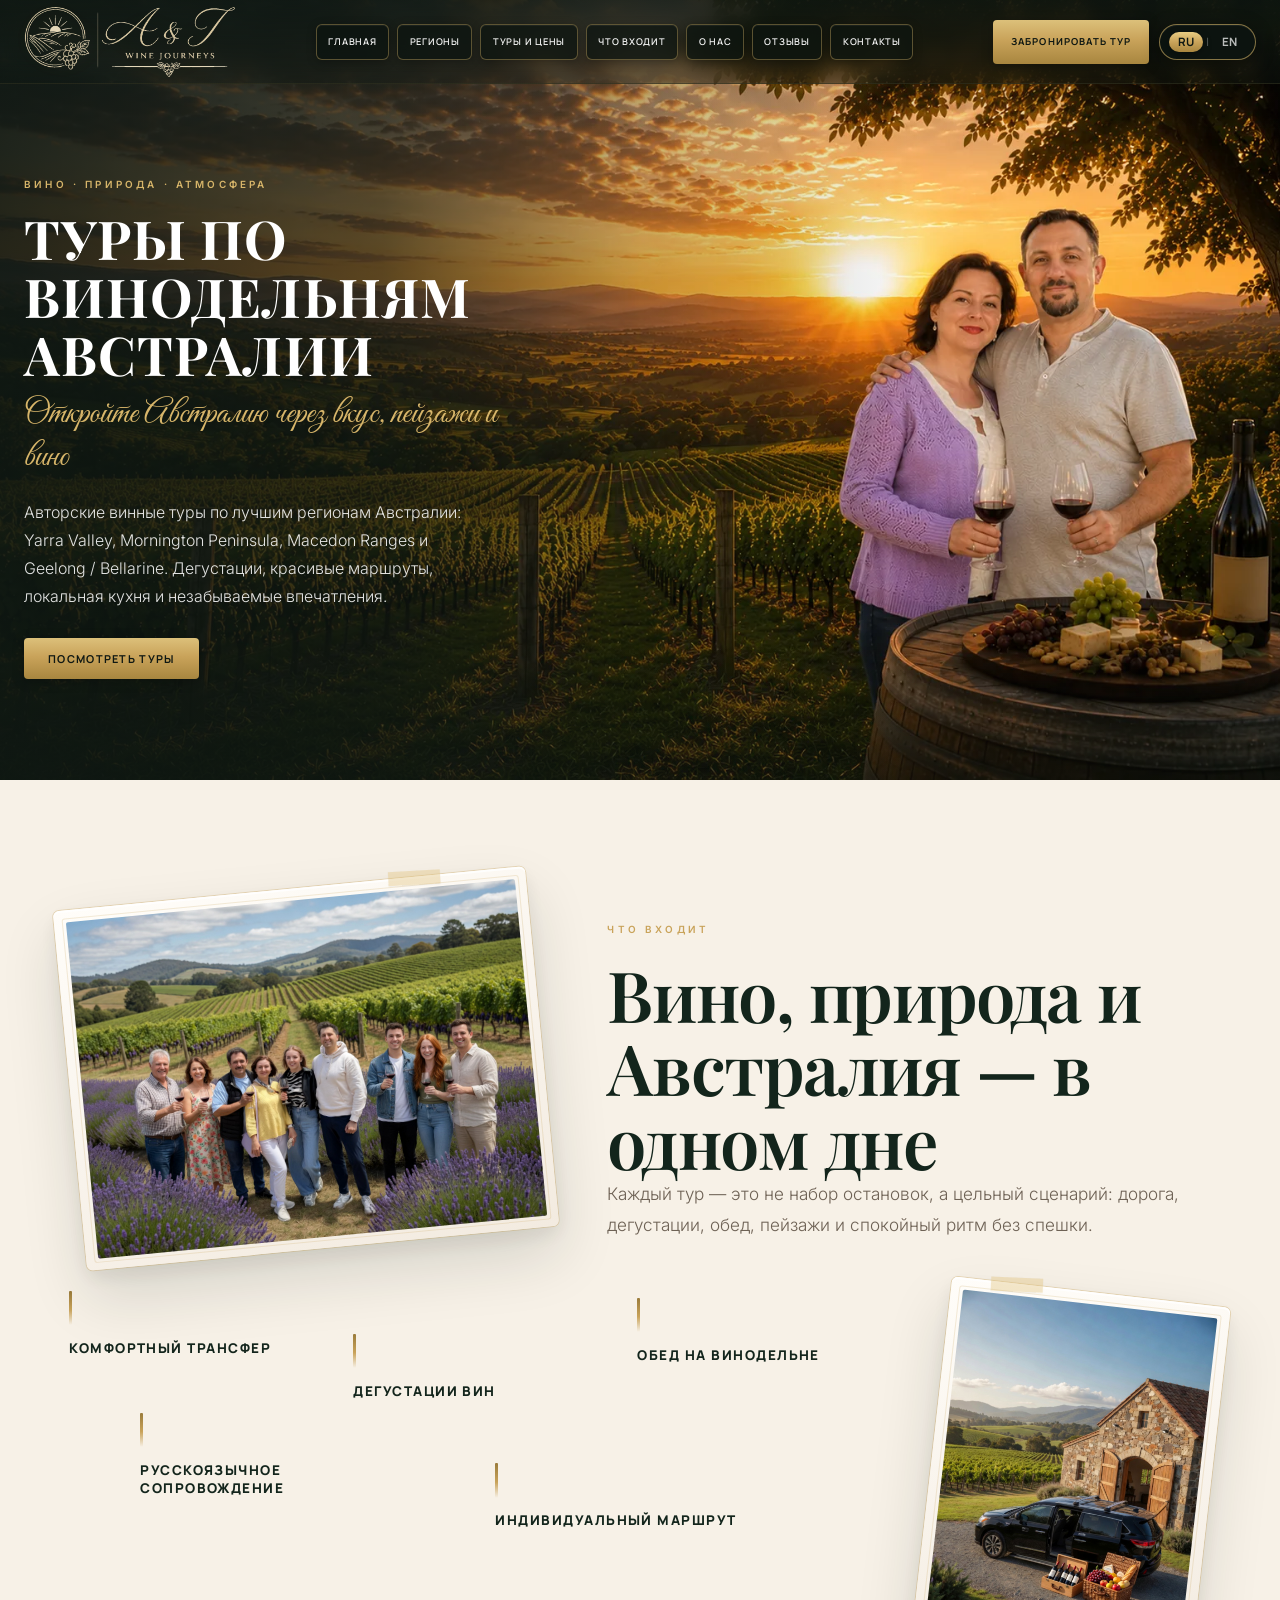
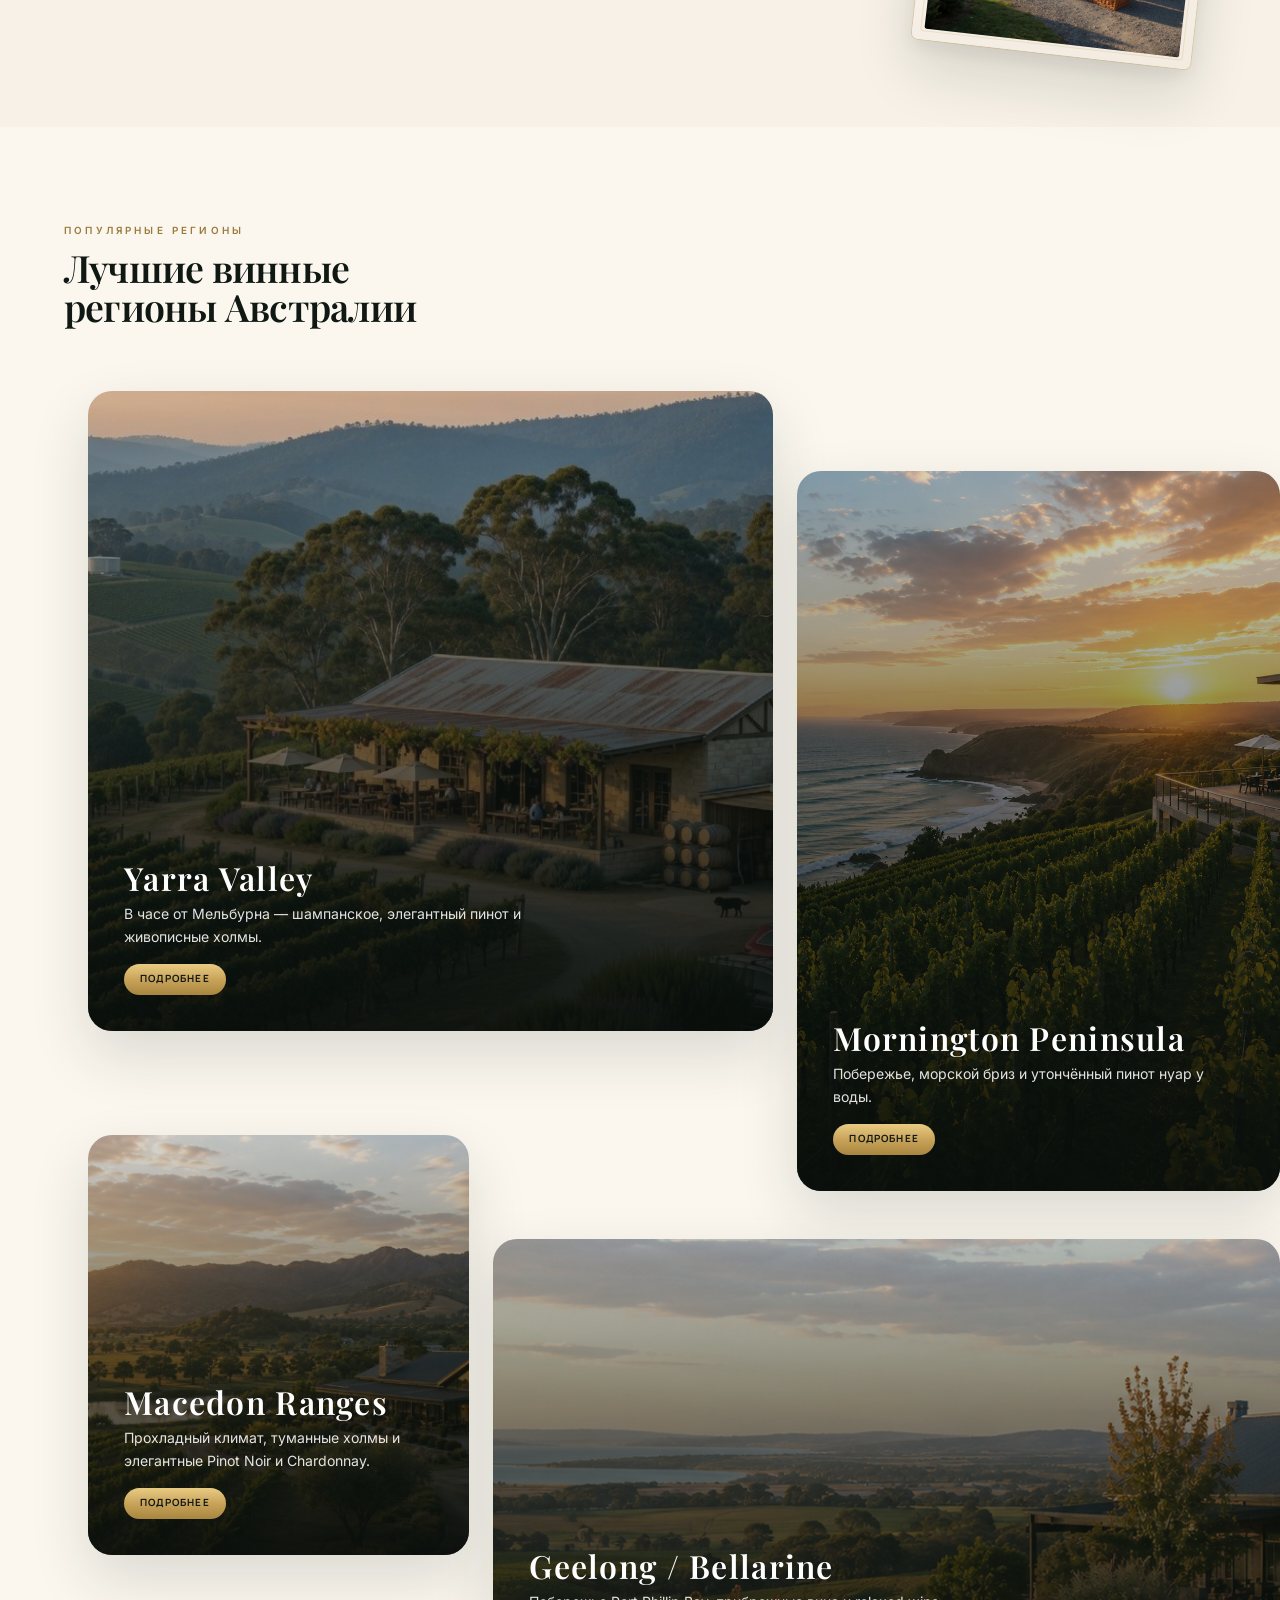
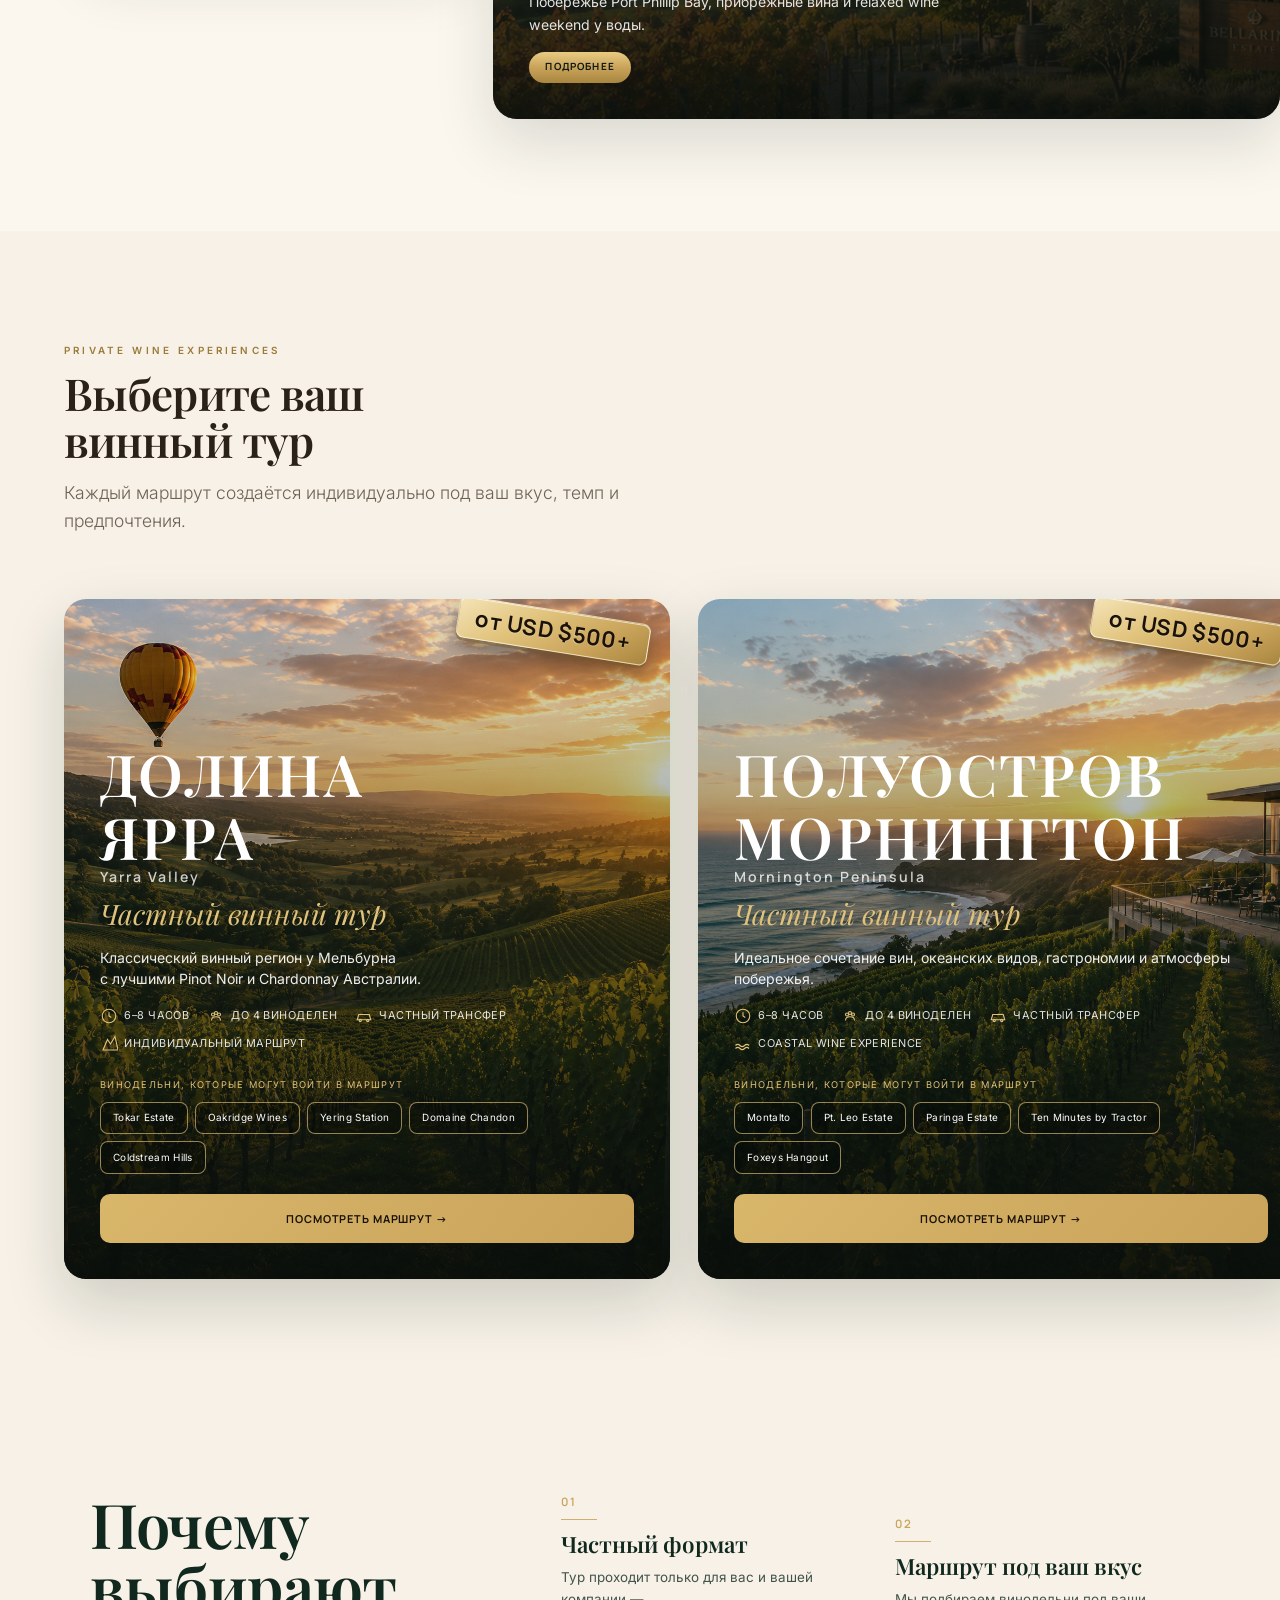
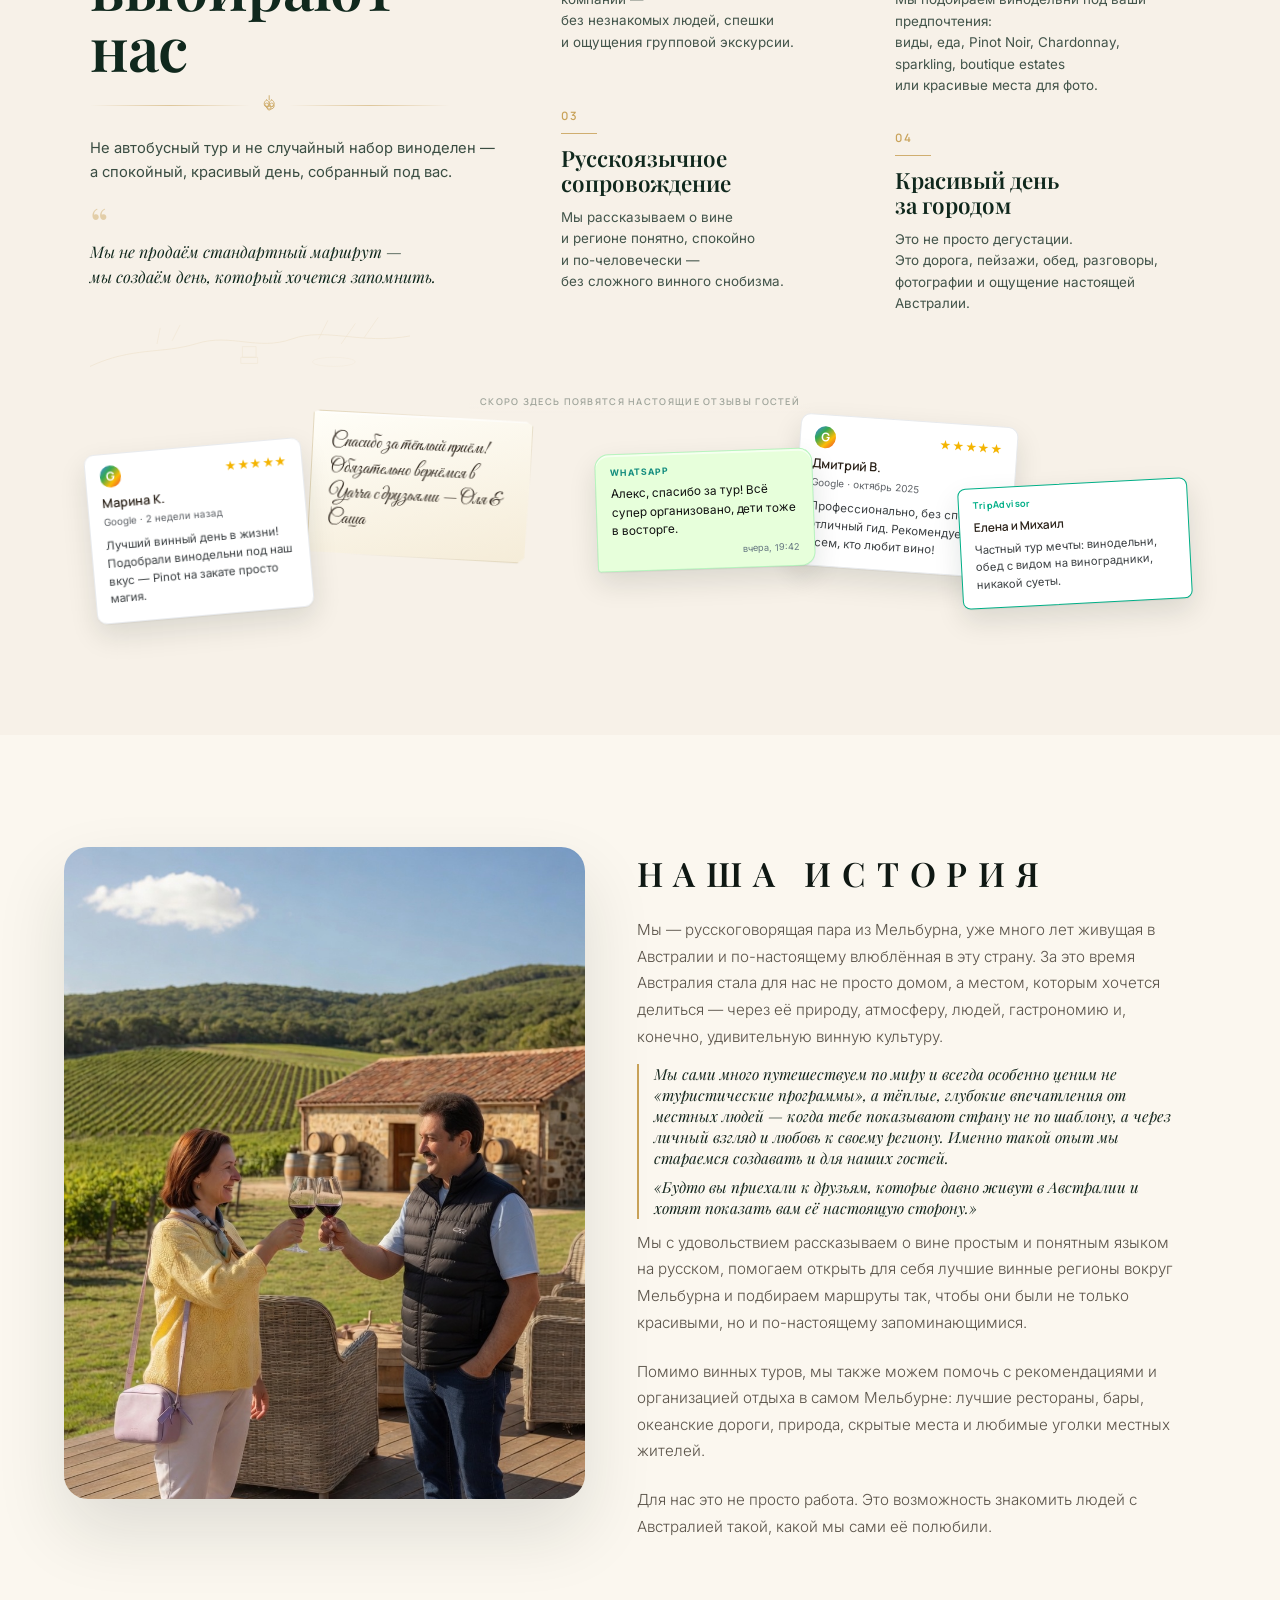
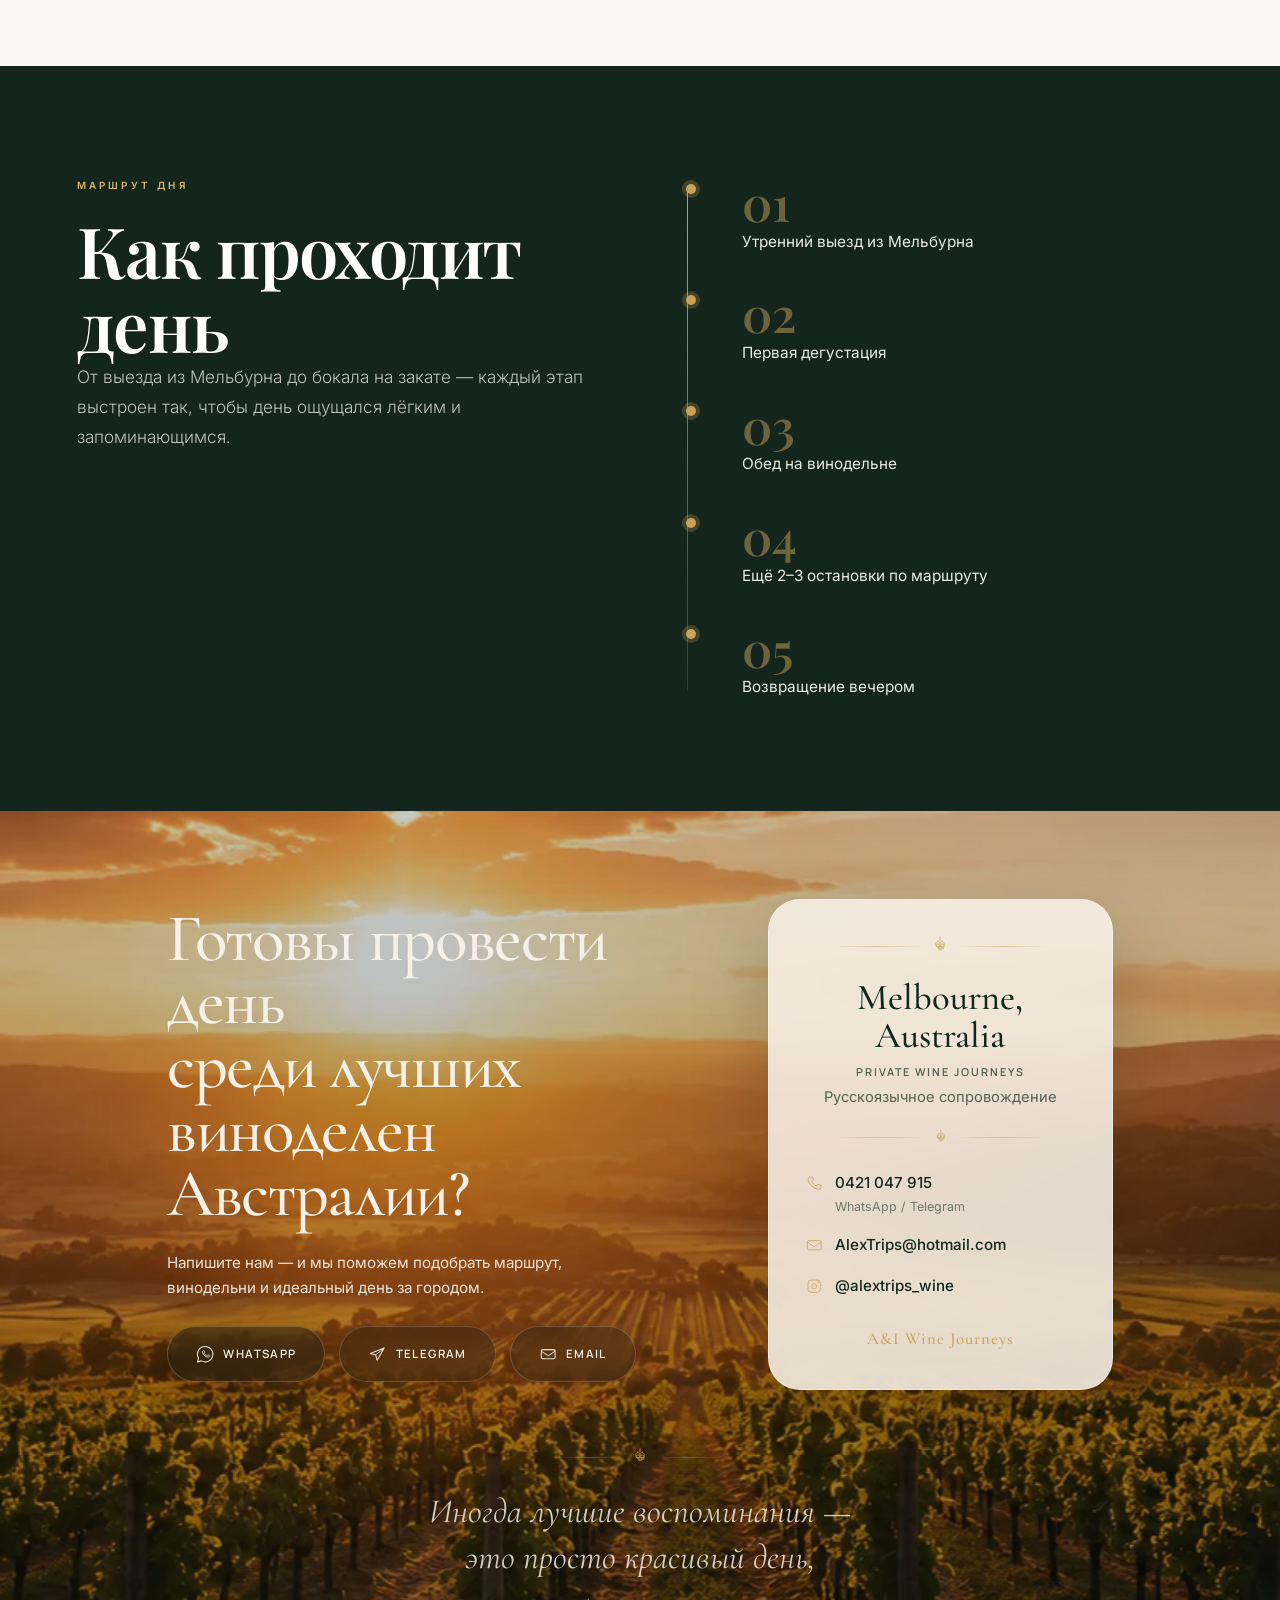
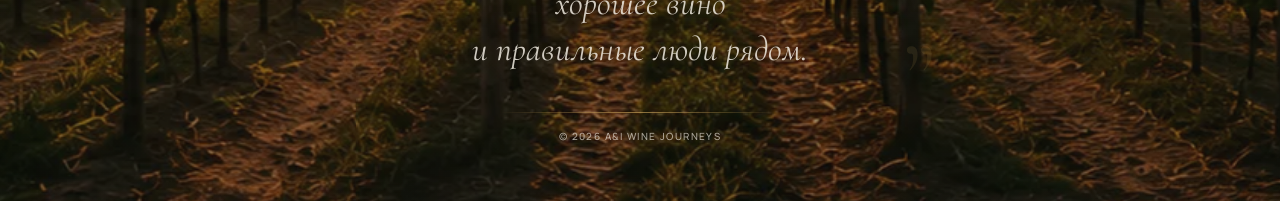
<file: WineJourneys/index.html>
<!DOCTYPE html>
<html lang="ru">
<head>
<meta charset="UTF-8">
<meta name="viewport" content="width=device-width, initial-scale=1.0">
<meta name="description" content="Alex Trips Wine Tours — авторские винные туры по винодельням Австралии. Русскоязычное сопровождение из Мельбурна.">
<meta property="og:title" content="Alex Trips Wine Tours">
<meta property="og:image" content="img/hero-bg.png?v=2">
<title>Alex Trips Wine Tours — Туры по винодельням Австралии</title>
<link rel="icon" href="data:image/svg+xml,<svg xmlns='http://www.w3.org/2000/svg' viewBox='0 0 32 32'><circle cx='16' cy='16' r='15' fill='%2313251C'/><path d='M11 22c0-3 1.2-6 5-7.5 0 2 .8 4 1.8 5.5-1.2.6-2.5.6-4 1.2 1.2-2 2.5-3.5 4.5-3.8-1 1.2-1.8 2.5-1.8 4.3zm10 0c0-3-1.2-6-5-7.5 0 2-.8 4-1.8 5.5 1.2.6 2.5.6 4 1.2-1.2-2-2.5-3.5-4.5-3.8 1 1.2 1.8 2.5 1.8 4.3z' fill='%23C9A35A'/></svg>">
<link rel="preconnect" href="https://fonts.googleapis.com">
<link rel="preconnect" href="https://fonts.gstatic.com" crossorigin>
<link href="https://fonts.googleapis.com/css2?family=Cormorant+Garamond:ital,wght@0,400;0,500;0,600;1,400;1,500&family=Great+Vibes&family=Inter:wght@300;400;500;600&family=Manrope:wght@500;600;700&family=Playfair+Display:ital,wght@0,600;0,700;1,500;1,600&display=swap" rel="stylesheet">
<style>
*,*::before,*::after{box-sizing:border-box;margin:0;padding:0}
:root{
  --g900:#0f1813;--g850:#1a2e22;--g800:#243a2c;
  --gold:#C9A35A;--gold-hi:#D8B66A;--gold-dk:#9A7B3A;
  --cream:#F7F1E7;--card:#FFFDF9;--white:#fff;
  --text:#1a1612;--muted:#5a5349;
  --nav-h:84px;--max:1180px;--wide:min(1360px,calc(100vw - 2.5rem));--tours-max:min(1480px,calc(100vw - 2.5rem));--radius:12px;
  --dark-green:#13251C;--deep-green:#1F3A2D;--light-gold:#E0C27A;--soft-cream:#FBF7EF;--text-dark:#2A2118;--text-muted:#6E6255;
}
html{scroll-behavior:smooth}
[id]{scroll-margin-top:calc(var(--nav-h) + 12px)}
body{font-family:Inter,system-ui,sans-serif;color:var(--text);background:var(--cream);line-height:1.6;-webkit-font-smoothing:antialiased}
img{display:block;max-width:100%}
a{color:inherit;text-decoration:none}
button{font:inherit;cursor:pointer;border:none;background:none}
.container{max-width:var(--max);margin:0 auto;padding:0 1.25rem}
.eyebrow{font-size:.62rem;font-weight:600;letter-spacing:.32em;text-transform:uppercase;color:var(--gold)}

/* Buttons */
.btn{display:inline-flex;align-items:center;justify-content:center;padding:.75rem 1.5rem;border-radius:4px;font-family:Manrope,sans-serif;font-size:.68rem;font-weight:700;letter-spacing:.12em;text-transform:uppercase;transition:filter .25s,transform .25s}
.btn-gold{background:linear-gradient(180deg,#dcc07a 0%,var(--gold) 45%,#a8863f 100%);color:var(--g900);box-shadow:0 2px 12px rgba(0,0,0,.25)}
.btn-gold:hover{filter:brightness(1.06);transform:translateY(-1px)}
.btn-outline{border:1.5px solid var(--gold);color:var(--gold-dk);background:transparent;padding:.5rem 1rem;font-size:.6rem}
.btn-outline:hover{background:rgba(201,163,90,.1)}
.btn-chat{background:linear-gradient(180deg,#dcc07a,var(--gold),#a8863f);color:var(--g900);padding:1rem 2rem;font-size:.72rem;gap:.5rem}

/* Header */
.site-header{
  position:fixed;inset:0 0 auto;z-index:100;height:var(--nav-h);
  transition:box-shadow .3s ease
}
.site-header::before{
  content:'';
  position:absolute;inset:0;
  background:linear-gradient(180deg,rgba(15,24,19,.72) 0%,rgba(15,24,19,.38) 100%);
  backdrop-filter:blur(10px);-webkit-backdrop-filter:blur(10px);
  border-bottom:1px solid rgba(201,163,90,.1);
  transition:background .3s ease,backdrop-filter .3s ease,box-shadow .3s ease
}
.site-header.is-scrolled::before{
  background:rgba(15,24,19,.94);
  backdrop-filter:blur(14px);-webkit-backdrop-filter:blur(14px);
  box-shadow:0 8px 28px rgba(0,0,0,.22)
}
.site-header .bar{
  position:relative;z-index:1;
  max-width:1320px;margin:0 auto;height:100%;
  display:flex;align-items:center;justify-content:flex-start;
  padding:0 1.5rem;gap:.75rem
}
.logo{display:flex;align-items:center;color:var(--white);flex-shrink:0;background:transparent}
.logo__img{
  display:block;
  height:clamp(72px,5.2vw,82px);
  width:auto;
  max-width:min(340px,58vw);
  object-fit:contain;
  object-position:left center;
  opacity:.98;
  filter:drop-shadow(0 0 14px rgba(255,220,160,.10))
}
.site-nav--desktop{flex:1;min-width:0;display:flex;justify-content:center}
.nav{display:flex;flex-wrap:wrap;align-items:center;justify-content:center;gap:clamp(.3rem,.65vw,.5rem);list-style:none;margin:0;padding:0}
.site-header__end--desktop{display:flex;align-items:center;gap:.65rem;flex-shrink:0;margin-left:auto}
.nav a{
  display:inline-flex;align-items:center;justify-content:center;
  padding:.5rem clamp(.55rem,.9vw,.85rem);min-height:36px;
  color:rgba(255,255,255,.94);
  font-family:Manrope,sans-serif;
  font-size:clamp(.52rem,.78vw,.58rem);font-weight:600;
  letter-spacing:.08em;text-transform:uppercase;white-space:nowrap;
  background:rgba(12,20,16,.72);
  border:1px solid rgba(216,182,106,.38);
  border-radius:6px;
  backdrop-filter:blur(10px);-webkit-backdrop-filter:blur(10px);
  box-shadow:0 2px 10px rgba(0,0,0,.28),inset 0 1px 0 rgba(255,255,255,.05);
  transition:color .2s,background .2s,border-color .2s,box-shadow .2s,transform .2s
}
.nav a:hover{
  color:#fff;
  background:rgba(12,20,16,.92);
  border-color:rgba(216,182,106,.75);
  box-shadow:0 4px 14px rgba(0,0,0,.38);
  transform:translateY(-1px)
}
.nav a:focus-visible{outline:2px solid var(--gold-hi);outline-offset:2px}
.language-switcher{display:flex;align-items:center;gap:.12rem;font-family:Manrope,sans-serif}
.language-switcher--desktop{
  flex-shrink:0;
  padding:.4rem .55rem;
  background:rgba(12,20,16,.88);
  backdrop-filter:blur(12px);
  -webkit-backdrop-filter:blur(12px);
  border:1px solid rgba(216,182,106,.6);
  border-radius:999px;
  box-shadow:0 4px 18px rgba(0,0,0,.4),inset 0 1px 0 rgba(255,255,255,.06);
  font-size:.72rem;font-weight:700;letter-spacing:.12em
}
.language-switcher--desktop .lang-btn{
  color:rgba(255,255,255,.72);
  padding:.28rem .55rem;
  min-width:2.1rem;
  border-radius:999px;
  line-height:1;
  transition:color .2s,background .2s,box-shadow .2s
}
.language-switcher--desktop .lang-btn:hover{color:#fff}
.language-switcher--desktop .lang-btn.active{
  color:var(--g900);
  background:linear-gradient(180deg,#e8cc82 0%,var(--gold) 50%,#a8863f 100%);
  box-shadow:0 2px 8px rgba(0,0,0,.35);
  text-decoration:none
}
.language-switcher--desktop .lang-sep{color:rgba(255,255,255,.28);user-select:none;font-weight:500;padding:0 .05rem}
main.lang-fade{opacity:.55;transition:opacity .2s ease}
.header-cta .btn{padding:.6rem 1.1rem;font-size:.6rem;min-height:44px}
.cta-short{display:none}
.cta-long{display:inline}
.menu-btn{
  display:none;flex-shrink:0;margin-left:auto;
  width:44px;height:44px;
  border:1px solid rgba(255,255,255,.2);border-radius:8px;
  background:rgba(0,0,0,.2);
  flex-direction:column;align-items:center;justify-content:center;gap:5px
}
.menu-btn span{display:block;width:20px;height:2px;background:#fff;transition:.3s}
.menu-btn.open span:nth-child(1){transform:translateY(7px) rotate(45deg)}
.menu-btn.open span:nth-child(2){opacity:0}
.menu-btn.open span:nth-child(3){transform:translateY(-7px) rotate(-45deg)}
body.nav-open{overflow:hidden;touch-action:none}
.site-nav--mobile{position:fixed;inset:0;z-index:99}
.site-nav--mobile[hidden]{display:none!important}
.site-nav--mobile__backdrop{
  position:absolute;inset:0;border:none;padding:0;margin:0;
  background:rgba(8,12,10,.55);cursor:pointer
}
.site-nav--mobile__panel{
  position:absolute;top:var(--nav-h);left:0;right:0;bottom:0;
  overflow-y:auto;-webkit-overflow-scrolling:touch;
  padding:1rem 1.25rem 1.5rem;
  background:rgba(15,24,19,.97);
  display:flex;flex-direction:column;gap:0
}
.site-nav--mobile__close{
  align-self:flex-end;
  width:44px;height:44px;margin-bottom:.5rem;
  border:1px solid rgba(255,255,255,.2);border-radius:8px;
  background:rgba(0,0,0,.25);color:#fff;font-size:1.5rem;line-height:1
}
.site-nav--mobile__close:hover{background:rgba(201,163,90,.15);border-color:rgba(216,182,106,.5)}
.site-nav--mobile__close:focus-visible{outline:2px solid var(--gold-hi);outline-offset:2px}
.language-switcher--mobile{
  margin:0 0 1rem;padding:.5rem .65rem;
  background:rgba(255,255,255,.06);
  border:1px solid rgba(201,163,90,.35);
  border-radius:999px;width:fit-content
}
.language-switcher--mobile .lang-btn{font-size:.85rem;font-weight:700;padding:.35rem .55rem;color:rgba(255,255,255,.55);border-radius:999px}
.language-switcher--mobile .lang-btn.active{color:var(--g900);background:linear-gradient(180deg,#dcc07a,var(--gold),#a8863f);text-decoration:none}
.language-switcher--mobile .lang-sep{font-size:.85rem;color:rgba(255,255,255,.25)}
.site-nav--mobile__list{list-style:none;margin:0;padding:0}
.site-nav--mobile__list a{
  display:block;text-align:center;color:#fff;
  padding:.85rem 1rem;margin-bottom:.5rem;
  font-family:Manrope,sans-serif;font-size:.82rem;font-weight:600;
  letter-spacing:.06em;text-transform:uppercase;
  background:rgba(255,255,255,.06);
  border:1px solid rgba(201,163,90,.32);border-radius:8px;
  transition:background .2s,border-color .2s
}
.site-nav--mobile__list a:hover{background:rgba(201,163,90,.12);border-color:rgba(216,182,106,.55)}
.site-nav--mobile__list a:focus-visible{outline:2px solid var(--gold-hi);outline-offset:2px}
.site-nav--mobile__cta{margin-top:.75rem;width:100%;min-height:50px}
@media(min-width:769px){
  .site-nav--mobile{display:none!important}
  .menu-btn{display:none!important}
}
@media(max-width:768px){
  .site-nav--desktop,.site-header__end--desktop{display:none!important}
  .menu-btn{display:flex}
}

/* HERO — single user background image */
.hero{position:relative;min-height:min(88vh,780px);display:flex;align-items:stretch;overflow:hidden;background:var(--g900)}
.hero__media{
  position:absolute;
  inset:0;
  background-image:image-set(url('img/hero-bg.webp?v=2') type('image/webp'),url('img/hero-bg.png?v=2') type('image/png'));
  background-size:cover;
  background-position:58% center;
  background-repeat:no-repeat;
  pointer-events:none;
  -webkit-user-drag:none;
  user-select:none
}
.hero__shade{position:absolute;inset:0;background:
  linear-gradient(90deg,rgba(15,24,19,.88) 0%,rgba(15,24,19,.68) 30%,rgba(15,24,19,.22) 50%,transparent 72%),
  linear-gradient(0deg,rgba(15,24,19,.35) 0%,transparent 18%,transparent 82%,rgba(15,24,19,.25) 100%)}
.hero__body{position:relative;z-index:2;display:flex;align-items:center;flex:1;padding:calc(var(--nav-h) + 2rem) 1.5rem 2.5rem;width:100%;max-width:1320px;margin:0 auto}
.hero__copy{max-width:520px}
.hero__copy .eyebrow{color:var(--gold-hi);margin-bottom:1rem}
.hero__copy h1{font-family:'Playfair Display',serif;font-size:clamp(1.9rem,4.5vw,3.35rem);font-weight:700;color:#fff;line-height:1.08;letter-spacing:.02em;text-transform:uppercase;margin-bottom:.65rem}
.hero__copy .script{font-family:'Great Vibes',cursive;font-size:clamp(1.4rem,3vw,2.1rem);color:var(--gold-hi);margin-bottom:1.1rem;line-height:1.3}
.hero__copy .lead{color:rgba(255,255,255,.88);font-size:clamp(.88rem,1.35vw,1rem);font-weight:300;line-height:1.75;margin-bottom:1.75rem;max-width:460px}

/* Features bar */
.features{background:var(--g850);border-top:1px solid rgba(201,163,90,.15)}
.features__grid{max-width:var(--max);margin:0 auto;display:grid;grid-template-columns:repeat(5,1fr);gap:.75rem;padding:1.35rem 1.25rem}
.feature{display:flex;align-items:center;gap:.65rem;color:#fff}
.feature svg{width:30px;height:30px;flex-shrink:0;color:var(--gold)}
.feature span{font-size:.62rem;font-weight:500;letter-spacing:.05em;text-transform:uppercase;line-height:1.35}

/* Regions */
.regions{padding:4rem 0 4.5rem;background:var(--cream)}
.regions__head{text-align:center;margin-bottom:2.25rem;padding:0 clamp(1rem,2.5vw,1.5rem);max-width:var(--wide);margin-left:auto;margin-right:auto}
.regions__head .eyebrow{color:var(--gold-dk);margin-bottom:.55rem}
.regions__head h2{font-family:'Playfair Display',serif;font-size:clamp(1.65rem,3.2vw,2.35rem);font-weight:600;color:var(--g900)}
.regions__grid{display:grid;grid-template-columns:repeat(4,1fr);gap:clamp(1rem,1.8vw,1.5rem);width:var(--wide);max-width:100%;margin:0 auto;padding:0 clamp(1rem,2.5vw,1.5rem)}
.card{background:var(--card);border-radius:var(--radius);overflow:hidden;box-shadow:0 4px 20px rgba(0,0,0,.06);border:1px solid rgba(0,0,0,.04);display:flex;flex-direction:column;transition:transform .3s,box-shadow .3s;min-width:0}
.card:hover{transform:translateY(-5px);box-shadow:0 12px 36px rgba(0,0,0,.1)}
.card__img{aspect-ratio:3/4;overflow:hidden;background:var(--g850)}
.card__img img{width:100%;height:100%;object-fit:cover;object-position:center}
.card__body{padding:1rem .85rem 1.1rem;text-align:center;flex:1;display:flex;flex-direction:column}
.card__body h3{font-family:'Playfair Display',serif;font-size:clamp(.78rem,1.1vw,.95rem);font-weight:600;letter-spacing:.06em;text-transform:uppercase;color:var(--g900);margin-bottom:.4rem}
.card__body p{font-size:clamp(.7rem,.95vw,.8rem);color:var(--muted);line-height:1.5;margin-bottom:.7rem;flex:1}
.card__more{font-size:.7rem;color:var(--muted);max-height:0;overflow:hidden;transition:max-height .45s ease;text-align:left}
.card__more p{margin-bottom:.65rem}
.card__more p:last-child{margin-bottom:0}
.card__more a{color:var(--gold-dk);text-decoration:underline;text-underline-offset:2px}
.card__more a:hover{color:var(--gold)}
.card.is-open .card__more{max-height:2000px;margin-bottom:.6rem;padding-top:.4rem;border-top:1px solid #eee}
.card.is-open > .card__body > .card__more,
.card.is-open .card__body .card__more{overflow:visible}
.card .btn-outline{align-self:center}

/* Tours catalog */
.tours{padding:5.5rem 0;background:var(--cream);position:relative}
.tours::before,.tours::after{content:'';position:absolute;width:min(280px,35vw);height:min(280px,35vw);opacity:.12;background:url("data:image/svg+xml,%3Csvg xmlns='http://www.w3.org/2000/svg' viewBox='0 0 120 120'%3E%3Cpath fill='none' stroke='%23C9A35A' stroke-width='1' d='M60 8c-8 20-28 32-28 52 0 14 12 26 28 26s28-12 28-26c0-20-20-32-28-52z'/%3E%3C/svg%3E") center/contain no-repeat;pointer-events:none}
.tours::before{top:1rem;left:1rem}
.tours::after{top:1rem;right:1rem;transform:scaleX(-1)}
.tours__inner{width:var(--tours-max);max-width:100%;margin:0 auto;padding:0 clamp(1rem,2.5vw,1.75rem)}
.tours__head{text-align:center;margin-bottom:2.75rem}
.tours__head .eyebrow{color:var(--gold-dk);margin-bottom:.75rem}
.tours__head h2{font-family:'Playfair Display',serif;font-size:clamp(1.85rem,3.5vw,2.75rem);font-weight:600;color:var(--text-dark);margin-bottom:.65rem}
.tours__head .sub{color:var(--text-muted);font-size:clamp(.95rem,1.4vw,1.1rem);font-weight:300;max-width:36rem;margin:0 auto}
.tours__grid{display:grid;grid-template-columns:repeat(2,1fr);gap:clamp(1.25rem,2.2vw,2.25rem);margin-bottom:2rem}
.tour-card{position:relative;border-radius:22px;overflow:hidden;min-height:min(680px,88vh);box-shadow:0 24px 60px rgba(19,37,28,.18);transition:transform .35s ease,box-shadow .35s ease;display:flex;flex-direction:column;isolation:isolate}
.tour-card:hover{transform:translateY(-6px);box-shadow:0 32px 70px rgba(19,37,28,.28)}
.tour-card.is-active{outline:2px solid var(--light-gold);outline-offset:3px}
.tour-card__visual{
  position:absolute;
  inset:0;
  overflow:hidden;
  z-index:0;
  background-size:cover;
  background-repeat:no-repeat;
  background-position:center 35%;
  transition:transform .5s ease;
  pointer-events:none;
  -webkit-user-drag:none;
  user-select:none
}
.tour-card:hover .tour-card__visual{transform:scale(1.04)}
.tour-card__price{
  position:absolute;
  top:clamp(1rem,2.8vw,1.65rem);
  right:clamp(.65rem,2vw,1.15rem);
  z-index:2;
  pointer-events:none;
  user-select:none;
  transform:rotate(9deg);
  transform-origin:100% 0;
  font-family:Manrope,sans-serif;
  font-size:clamp(1.05rem,1.85vw,1.38rem);
  font-weight:700;
  letter-spacing:.03em;
  line-height:1;
  color:#1a1208;
  padding:.55rem 1.05rem .6rem;
  border-radius:8px;
  background:linear-gradient(145deg,#f5e4b8 0%,#e0c27a 38%,#c9a35a 72%,#a8863f 100%);
  border:1.5px solid rgba(255,255,255,.55);
  box-shadow:
    inset 0 1px 0 rgba(255,255,255,.65),
    0 3px 0 rgba(120,90,40,.45),
    0 10px 26px rgba(8,12,10,.42);
  text-shadow:0 1px 0 rgba(255,255,255,.25)
}
.tour-card:hover .tour-card__price{
  transform:rotate(7deg) scale(1.03);
  box-shadow:
    inset 0 1px 0 rgba(255,255,255,.7),
    0 3px 0 rgba(120,90,40,.5),
    0 14px 32px rgba(8,12,10,.48)
}
.tour-card__overlay{position:absolute;inset:0;background:linear-gradient(to bottom,rgba(19,37,28,.05) 0%,rgba(19,37,28,.45) 45%,rgba(10,15,12,.92) 100%);pointer-events:none;z-index:1}
.tour-card__content{
  position:absolute;
  bottom:0;
  left:0;
  right:0;
  z-index:2;
  display:grid;
  grid-template-rows:auto auto auto auto auto auto auto;
  padding:clamp(1.5rem,3vw,2.25rem);
  color:#fff;
  transform:translateZ(0)
}
.tour-card__title{
  display:flex;
  flex-direction:column;
  gap:.2rem;
  font-family:'Playfair Display',serif;
  font-size:clamp(2rem,4.5vw,4.25rem);
  font-weight:600;
  letter-spacing:.04em;
  line-height:1.05;
  margin-bottom:.35rem;
  min-height:calc(2 * 1.05 * clamp(2rem,4.5vw,4.25rem) + .2rem + clamp(.72rem,1.1vw,.88rem) * 1.35)
}
.tour-card__title-main{display:block;text-transform:uppercase}
.tour-card__title-en{
  display:block;
  font-family:Manrope,sans-serif;
  font-size:clamp(.72rem,1.1vw,.88rem);
  font-weight:600;
  font-style:normal;
  letter-spacing:.14em;
  text-transform:none;
  color:rgba(255,255,255,.78)
}
.tour-card__subtitle{
  font-family:'Playfair Display',serif;
  font-style:italic;
  color:var(--light-gold);
  font-size:clamp(1.25rem,2.2vw,2rem);
  margin-bottom:.75rem;
  min-height:calc(clamp(1.25rem,2.2vw,2rem) * 1.15)
}
.tour-card__desc{
  font-size:clamp(.84rem,1.1vw,.98rem);
  line-height:1.45;
  color:rgba(255,255,255,.92);
  max-width:100%;
  margin-bottom:1.1rem;
  min-height:calc(2 * 1.45 * clamp(.84rem,1.1vw,.98rem))
}
.tour-card__desc-line{display:block}
.tour-card__meta{
  display:flex;
  flex-wrap:wrap;
  gap:.65rem 1.1rem;
  list-style:none;
  margin-bottom:1.1rem;
  min-height:3.35rem;
  align-content:flex-start
}
.tour-card__meta li{display:flex;align-items:center;gap:.4rem;font-size:.68rem;letter-spacing:.04em;text-transform:uppercase;color:rgba(255,255,255,.88)}
.tour-card__meta-icon{display:flex;color:var(--light-gold)}
.tour-card__meta-icon svg{width:18px;height:18px}
.tour-card__tags-label{font-size:.58rem;letter-spacing:.14em;text-transform:uppercase;color:var(--light-gold);margin-bottom:.5rem;min-height:1rem}
.tour-card__tags{display:flex;flex-wrap:wrap;gap:.45rem;margin-bottom:1.25rem;min-height:3.25rem;align-content:flex-start}
.tour-tag{border:1px solid rgba(224,194,122,.65);color:#fff;background:rgba(0,0,0,.22);border-radius:8px;padding:.45rem .75rem;font-size:.62rem;letter-spacing:.03em}
.tour-card__cta{background:linear-gradient(135deg,#D8B66A,#C9A35A);color:#1A1208;border-radius:10px;padding:1rem 2rem;font-family:Manrope,sans-serif;font-size:.68rem;font-weight:700;letter-spacing:.08em;text-transform:uppercase}
.tour-card__cta:hover{filter:brightness(1.06);transform:translateY(-1px)}
#routePanel{margin-top:2rem}
#routePanel[hidden]{display:none}
.route-panel{background:var(--card);border-radius:20px;padding:clamp(1.5rem,3vw,2.5rem);box-shadow:0 16px 48px rgba(19,37,28,.1);border:1px solid rgba(0,0,0,.05);animation:routeIn .45s ease}
@keyframes routeIn{from{opacity:0;transform:translateY(16px)}to{opacity:1;transform:translateY(0)}}
.route-panel__head{margin-bottom:2rem;padding-bottom:1.5rem;border-bottom:1px solid rgba(0,0,0,.08)}
.route-panel__head h3{font-family:'Playfair Display',serif;font-size:clamp(1.5rem,2.8vw,2rem);color:var(--dark-green);margin-bottom:.75rem;font-weight:600}
.route-panel__intro{color:var(--text-muted);font-size:.95rem;line-height:1.7;margin-bottom:.75rem;max-width:52rem}
.route-panel__note{font-size:.88rem;color:var(--text-dark);line-height:1.6;margin-bottom:1.25rem}
.route-date{margin-bottom:1.25rem;width:100%;max-width:100%;min-width:0}
.route-date__label{display:block;font-size:.68rem;font-weight:600;letter-spacing:.1em;text-transform:uppercase;color:var(--gold-dk);margin-bottom:.45rem}
.route-date__input{display:block;width:100%;max-width:100%;min-width:0;box-sizing:border-box;padding:.65rem .85rem;border:1px solid rgba(201,163,90,.45);border-radius:8px;font-family:Inter,sans-serif;font-size:.95rem;color:var(--text-dark);background:#fff}
.route-date__input:focus{outline:2px solid var(--gold);outline-offset:2px}
.route-panel,.route-flow,.route-step{max-width:100%;min-width:0}
#routePanel{max-width:100%;overflow-x:hidden}
.route-panel__ctas{display:flex;flex-wrap:wrap;gap:.75rem;align-items:center}
.route-panel__ctas .btn{display:inline-flex;align-items:center;justify-content:center;gap:.5rem;text-align:center}
.btn-whatsapp{background:linear-gradient(135deg,#D8B66A,#C9A35A);color:#1A1208;padding:.85rem 1.5rem;border-radius:10px;font-family:Manrope,sans-serif;font-size:.68rem;font-weight:700;letter-spacing:.06em;text-transform:uppercase;box-shadow:0 4px 14px rgba(201,163,90,.35)}
.btn-whatsapp:hover{filter:brightness(1.06);transform:translateY(-1px)}
.btn-whatsapp svg{width:20px;height:20px;flex-shrink:0}
.btn-email{border:1.5px solid var(--gold-dk);color:var(--gold-dk);padding:.85rem 1.5rem;border-radius:8px;font-family:Manrope,sans-serif;font-size:.68rem;font-weight:600;letter-spacing:.06em;text-transform:uppercase;background:transparent}
.btn-email:hover{background:rgba(201,163,90,.12)}
.btn-telegram{border:1.5px solid rgba(110,98,85,.35);color:var(--text-muted);padding:.85rem 1.5rem;border-radius:8px;font-family:Manrope,sans-serif;font-size:.68rem;font-weight:600;letter-spacing:.06em;text-transform:uppercase;background:transparent;opacity:.65;cursor:not-allowed;pointer-events:none}
.btn-outline-dark{border:1.5px solid var(--gold-dk);color:var(--gold-dk);padding:.75rem 1.5rem;border-radius:8px;font-family:Manrope,sans-serif;font-size:.68rem;font-weight:600;letter-spacing:.06em;text-transform:uppercase}
.btn-outline-dark:hover{background:rgba(201,163,90,.12)}
.btn-sm{padding:.6rem 1.1rem;font-size:.62rem}
.route-selected{background:var(--soft-cream);border-radius:12px;padding:1rem 1.15rem;margin-bottom:1.25rem;border:1px solid rgba(201,163,90,.2)}
.route-selected__label{font-size:.72rem;font-weight:600;letter-spacing:.06em;text-transform:uppercase;color:var(--gold-dk);margin-bottom:.5rem}
.route-selected__chips{display:flex;flex-wrap:wrap;gap:.4rem;margin-bottom:.75rem}
.route-chip{background:var(--dark-green);color:#fff;font-size:.7rem;padding:.35rem .65rem;border-radius:6px}
.route-limit{color:#a33;font-size:.82rem;margin-bottom:1rem}
.route-wineries{display:grid;grid-template-columns:repeat(3,1fr);gap:1.15rem}
.winery-card{background:var(--soft-cream);border:1px solid rgba(0,0,0,.06);border-radius:14px;padding:1.15rem;display:flex;flex-direction:column;transition:border-color .25s,box-shadow .25s}
.winery-card.is-selected{border-color:var(--gold);box-shadow:0 4px 16px rgba(201,163,90,.2)}
.winery-card__top{margin-bottom:.5rem}
.winery-card h4{font-family:'Playfair Display',serif;font-size:1rem;color:var(--text-dark);margin-bottom:.2rem}
.winery-card__type{font-size:.62rem;letter-spacing:.08em;text-transform:uppercase;color:var(--gold-dk)}
.winery-card p{font-size:.82rem;color:var(--text-muted);line-height:1.55;flex:1;margin-bottom:.65rem}
.winery-card__hours{display:flex;align-items:flex-start;gap:.4rem;font-size:.75rem;color:var(--text-muted);margin-bottom:.75rem}
.winery-card__hours svg{flex-shrink:0;margin-top:.1rem;color:var(--gold)}
.winery-add{margin-top:auto;border:1px solid var(--gold);color:var(--gold-dk);padding:.5rem .75rem;border-radius:8px;font-size:.6rem;font-weight:600;letter-spacing:.05em;text-transform:uppercase;width:100%}
.winery-add.is-on,.winery-add:hover{background:var(--gold);color:var(--g900)}

/* Booking flow steps */
.route-flow{display:flex;flex-direction:column;gap:0}
.route-step{padding:0 0 1.75rem;margin-bottom:1.75rem;border-bottom:1px solid rgba(0,0,0,.06)}
.route-step:last-child{border-bottom:none;margin-bottom:0;padding-bottom:0}
.route-step__heading{display:none;align-items:center;gap:.5rem;font-family:Manrope,sans-serif;font-size:.62rem;font-weight:700;letter-spacing:.14em;text-transform:uppercase;color:var(--gold-dk);margin-bottom:.35rem}
.route-step__num{display:inline-flex;align-items:center;justify-content:center;width:1.35rem;height:1.35rem;border-radius:50%;background:var(--gold);color:var(--g900);font-size:.58rem;flex-shrink:0}
.route-step__title{font-family:Manrope,sans-serif;font-size:1rem;font-weight:600;color:var(--text-dark);margin-bottom:.75rem}
.route-step__title--mobile{display:none}
.route-panel__intro--desk{display:block}
.route-selected--compact{margin-bottom:1rem}
.route-selected--compact .btn-sm{display:none}
.route-selected__date{font-size:.8rem;color:var(--text-muted);margin:.35rem 0 .5rem}
.route-limit[hidden]{display:none!important}

/* Sticky mobile booking bar */
.mobile-booking-bar{display:none}
.mobile-booking-bar__inner{display:flex;align-items:center;gap:.75rem}
.mobile-booking-bar__meta{flex:1;min-width:0;display:flex;flex-direction:column;gap:.15rem}
.mobile-booking-bar__count{font-size:.78rem;font-weight:600;color:var(--text-dark)}
.mobile-booking-bar__date{font-size:.72rem;color:var(--text-muted)}
.mobile-booking-bar__btn{flex:1;min-height:50px;max-width:220px;padding:.75rem 1rem;font-size:.65rem;white-space:nowrap}
.mobile-booking-bar__btn.is-disabled{opacity:.55;pointer-events:none;filter:grayscale(.2)}
body.has-mobile-booking-bar{padding-bottom:calc(88px + env(safe-area-inset-bottom))}
body.has-mobile-booking-bar .tours{padding-bottom:calc(5.5rem + 88px + env(safe-area-inset-bottom))}

/* Legacy panel/check (unused) */
.check{width:18px;height:18px;border-radius:50%;background:var(--gold);flex-shrink:0;display:flex;align-items:center;justify-content:center;margin-top:.15rem}
.check svg{width:9px;height:9px;stroke:var(--g900);fill:none;stroke-width:3}
.panel{background:rgba(255,255,255,.12);backdrop-filter:blur(16px);border:1px solid rgba(255,255,255,.15);border-radius:var(--radius);padding:1.35rem 1.2rem}
.panel h3{font-family:'Playfair Display',serif;color:#fff;font-size:1.05rem;margin-bottom:.9rem;font-weight:600}
.panel ul{list-style:none}
.panel li{display:flex;gap:.5rem;color:rgba(255,255,255,.9);font-size:.82rem;margin-bottom:.5rem}
.panel .ico{color:var(--gold-hi);width:1.15rem;text-align:center;flex-shrink:0}
.polaroid{background:#fff;padding:7px 7px 22px;box-shadow:0 14px 36px rgba(0,0,0,.35);transform:rotate(4deg);width:175px}
.polaroid img{width:100%;aspect-ratio:4/5;object-fit:cover}
.polaroid figcaption{font-family:'Great Vibes',cursive;text-align:center;color:var(--g800);font-size:.95rem;margin-top:.3rem}

/* About */
.about{padding:4.5rem 0;background:linear-gradient(180deg,#fff 0%,var(--cream) 100%)}
.about__grid{display:grid;grid-template-columns:1fr 1.05fr;gap:2.75rem;align-items:center}
.about__photo{border-radius:var(--radius);overflow:hidden;box-shadow:0 16px 44px rgba(0,0,0,.12)}
.about__media{width:100%;aspect-ratio:4/5;background:url('img/about-owners.jpg') center/cover no-repeat;pointer-events:none;-webkit-user-drag:none;user-select:none}
.about h2{font-family:'Playfair Display',serif;font-size:clamp(1.6rem,3vw,2.1rem);color:var(--g900);margin-bottom:1rem;font-weight:600}
.about p{color:var(--muted);font-size:.95rem;font-weight:300;margin-bottom:.85rem;line-height:1.75}
.about strong{color:var(--text);font-weight:500}

/* Responsive — tablet */
@media(max-width:1100px){
  .nav a{padding:.42rem .55rem;min-height:32px;font-size:.5rem}
  .tour-card{min-height:min(560px,75vh)}
  .route-wineries{grid-template-columns:repeat(2,1fr)}
  .regions__grid{grid-template-columns:repeat(2,1fr);width:min(720px,calc(100vw - 2rem))}
  .features__grid{grid-template-columns:repeat(3,1fr)}
  .polaroid{grid-column:1/-1;justify-self:center;margin-top:.5rem}
}

/* Responsive — mobile / booking app */
@media(max-width:820px){
  .hero{min-height:min(720px,76vh);max-height:760px}
  .hero__bg{object-position:78% center}
  .hero__shade{background:
    linear-gradient(90deg,rgba(15,24,19,.92) 0%,rgba(15,24,19,.78) 42%,rgba(15,24,19,.45) 68%,rgba(15,24,19,.25) 100%),
    linear-gradient(0deg,rgba(15,24,19,.5) 0%,rgba(15,24,19,.2) 40%,rgba(15,24,19,.35) 100%)}
  .hero__body{padding:calc(var(--nav-h) + 1.25rem) 1.15rem 2rem}
  .hero__copy{max-width:100%}
  .hero__copy h1{font-size:clamp(1.65rem,8vw,2.1rem)}
  .hero__copy .lead{font-size:.92rem;line-height:1.65}
  .hero__copy .btn{width:100%;min-height:50px;font-size:.7rem}
  .about__grid{grid-template-columns:1fr}
}

@media(max-width:768px){
  html,body{overflow-x:hidden}
  .tours__grid{grid-template-columns:1fr;gap:1.25rem}
  .tour-card{min-height:420px;border-radius:18px}
  .tour-card__visual{min-height:420px}
  .tour-card__title{font-size:clamp(1.65rem,7vw,2.25rem)}
  .tour-card__subtitle{font-size:clamp(1rem,4vw,1.35rem)}
  .tour-card__desc{font-size:.9rem;margin-bottom:.85rem}
  .tour-card__tags,.tour-card__tags-label{display:none}
  .tour-card__meta{gap:.5rem .75rem}
  .tour-card__meta li{font-size:.62rem}
  .tour-card__content{padding:1.25rem 1.15rem 1.35rem}
  .tour-card__cta{width:100%;min-height:50px;margin-top:.25rem}
  .route-panel{padding:1.35rem 1.1rem 1.5rem;border-radius:16px}
  .route-panel__head{margin-bottom:1rem;padding-bottom:0;border-bottom:none}
  .route-panel__head h3{font-size:1.35rem;margin-bottom:.5rem}
  .route-panel__intro--desk{display:none}
  .route-panel__note{font-size:.82rem;margin-bottom:0}
  .route-step__heading{display:flex}
  .route-step__title--mobile{display:block;font-size:.95rem;margin-bottom:.65rem}
  .route-step__title--mobile:empty{display:none}
  .route-date{margin-bottom:0}
  .route-date__label{font-size:.72rem;margin-bottom:.5rem}
  .route-date{width:100%;overflow:hidden}
  .route-date__input{width:100%;max-width:100%;min-width:0;height:52px;font-size:16px;border-radius:12px;padding:0 .85rem;-webkit-appearance:none;appearance:none}
  .route-date__input::-webkit-date-and-time-value{min-width:0;text-align:left}
  .route-wineries{grid-template-columns:1fr;gap:.85rem}
  .winery-card{padding:1rem;border-radius:12px}
  .winery-card h4{font-size:.95rem}
  .winery-card p{font-size:.8rem;line-height:1.5;margin-bottom:.5rem}
  .winery-card__hours{font-size:.72rem;margin-bottom:.65rem}
  .winery-add{min-height:48px;font-size:.62rem}
  .route-selected{padding:.85rem;border-radius:10px}
  .route-selected__chips{gap:.35rem}
  .route-chip{font-size:.68rem}
  .route-panel__ctas.contact-actions{flex-direction:column;align-items:stretch;gap:12px}
  .route-panel__ctas.contact-actions .btn{width:100%;min-height:52px;font-size:.68rem}
  .route-limit{font-size:.8rem;background:rgba(163,51,51,.08);padding:.65rem .75rem;border-radius:8px;margin-bottom:.85rem}
  .route-limit:not([hidden]){display:block}
  .mobile-booking-bar{display:block;position:fixed;bottom:0;left:0;right:0;z-index:1000;background:rgba(247,241,231,.96);backdrop-filter:blur(12px);-webkit-backdrop-filter:blur(12px);border-top:1px solid rgba(201,163,90,.35);padding:12px 16px calc(12px + env(safe-area-inset-bottom));box-shadow:0 -8px 32px rgba(19,37,28,.12)}
  .mobile-booking-bar[hidden]{display:none!important}
  body.booking-flow-active .mobile-booking-bar:not([hidden]){display:block}
  .mobile-booking-bar__btn{max-width:none}
  .regions__grid{grid-template-columns:1fr;width:100%;padding:0 1rem}
}

@media(max-width:480px){
  :root{--nav-h:72px}
  .site-header .bar{padding:0 1rem}
  .logo__img{height:clamp(52px,14vw,68px);max-width:min(260px,72vw)}
  .hero{min-height:680px;max-height:720px}
  .hero__bg{object-position:85% 42%}
  .tours{padding:3rem 0}
  .tours__head h2{font-size:1.55rem}
  .route-panel{padding:1.15rem .95rem}
  .features__grid{grid-template-columns:1fr}
  .feature{justify-content:flex-start}
}

@media(min-width:1024px){
  .route-step__heading,.route-step__title--mobile{display:none!important}
  .route-panel__head .route-panel__intro--desk{display:block}
  .route-flow{display:block}
  .route-step{border:none;margin:0;padding:0}
  .route-step--wineries{margin-top:1.25rem}
  .route-step--submit .route-panel__ctas{margin-top:0}
  .route-panel__ctas.contact-actions{flex-direction:row;flex-wrap:wrap}
  .route-panel__ctas.contact-actions .btn{width:auto;min-width:12rem}
  .route-selected--compact .btn-sm{display:inline-flex}
  .mobile-booking-bar{display:none!important}
  body.has-mobile-booking-bar,body.booking-flow-active .tours{padding-bottom:5.5rem}
  body.has-mobile-booking-bar{padding-bottom:0}
}
</style>
<link rel="stylesheet" href="editorial.css?v=37">
</head>
<body>

<header class="site-header" id="siteHeader">
  <div class="bar">
    <a href="#top" class="logo">
      <picture>
        <source srcset="img/logo-nav.webp?v=3" type="image/webp">
        <img class="logo__img" src="img/logo-nav.png?v=3" width="1507" height="512" alt="A &amp; J Wine Journeys">
      </picture>
    </a>
    <nav class="site-nav site-nav--desktop" aria-label="Навигация" data-i18n-attr="nav.ariaLabel|aria-label">
      <ul class="nav">
        <li><a href="#top" data-i18n="nav.home">Главная</a></li>
        <li><a href="#regions" data-i18n="nav.regions">Регионы</a></li>
        <li><a href="#tours" data-i18n="nav.tours">Туры и цены</a></li>
        <li><a href="#included" data-i18n="nav.included">Что входит</a></li>
        <li><a href="#about" data-i18n="nav.about">О нас</a></li>
        <li><a href="#why" data-i18n="nav.reviews">Отзывы</a></li>
        <li><a href="#contact" data-i18n="nav.contact">Контакты</a></li>
      </ul>
    </nav>
    <div class="site-header__end site-header__end--desktop">
      <div class="header-cta"><a class="btn btn-gold" href="#tours"><span class="cta-long" data-i18n="nav.bookTour">Забронировать тур</span><span class="cta-short" data-i18n="nav.bookShort">Забронировать</span></a></div>
      <div class="language-switcher language-switcher--desktop" role="group" data-i18n-attr="nav.langAria|aria-label">
        <button type="button" class="lang-btn active" data-lang="ru">RU</button>
        <span class="lang-sep" aria-hidden="true">|</span>
        <button type="button" class="lang-btn" data-lang="en">EN</button>
      </div>
    </div>
    <button class="menu-btn" id="menuBtn" type="button" aria-controls="mobileNav" aria-label="Меню" data-i18n-attr="nav.menuLabel|aria-label" aria-expanded="false"><span></span><span></span><span></span></button>
  </div>
</header>

<nav class="site-nav site-nav--mobile" id="mobileNav" hidden aria-hidden="true" data-i18n-attr="nav.mobileAriaLabel|aria-label">
  <button type="button" class="site-nav--mobile__backdrop" id="mobileNavBackdrop" tabindex="-1" aria-hidden="true"></button>
  <div class="site-nav--mobile__panel">
    <button type="button" class="site-nav--mobile__close" id="mobileNavClose" data-i18n-attr="nav.closeLabel|aria-label">&times;</button>
    <div class="language-switcher language-switcher--mobile" role="group" data-i18n-attr="nav.langAria|aria-label">
      <button type="button" class="lang-btn active" data-lang="ru">RU</button>
      <span class="lang-sep" aria-hidden="true">|</span>
      <button type="button" class="lang-btn" data-lang="en">EN</button>
    </div>
    <ul class="site-nav--mobile__list">
      <li><a href="#top" data-i18n="nav.home">Главная</a></li>
      <li><a href="#regions" data-i18n="nav.regions">Регионы</a></li>
      <li><a href="#tours" data-i18n="nav.tours">Туры и цены</a></li>
      <li><a href="#included" data-i18n="nav.included">Что входит</a></li>
      <li><a href="#about" data-i18n="nav.about">О нас</a></li>
      <li><a href="#why" data-i18n="nav.reviews">Отзывы</a></li>
      <li><a href="#contact" data-i18n="nav.contact">Контакты</a></li>
    </ul>
    <a class="btn btn-gold site-nav--mobile__cta" href="#tours" data-i18n="nav.bookTour">Забронировать тур</a>
  </div>
</nav>

<main>
  <section class="hero" id="top">
    <div class="hero__media" role="img" aria-label="Винный тур в виноградниках Австралии на закате" data-i18n-attr="hero.imgAlt|aria-label"></div>
    <div class="hero__shade" aria-hidden="true"></div>
    <div class="hero__body">
      <div class="hero__copy">
        <p class="eyebrow" data-i18n="hero.eyebrow">Вино · Природа · Атмосфера</p>
        <h1 data-i18n-html="hero.titleHtml">Туры по<br>винодельням<br>Австралии</h1>
        <p class="script" data-i18n="hero.script">Откройте Австралию через вкус, пейзажи и вино</p>
        <p class="lead" data-i18n="hero.lead">Авторские винные туры по лучшим регионам Австралии: Yarra Valley, Mornington Peninsula, Macedon Ranges и Geelong / Bellarine. Дегустации, красивые маршруты, локальная кухня и незабываемые впечатления.</p>
        <a class="btn btn-gold" href="#tours" data-i18n="hero.cta">Посмотреть туры</a>
      </div>
    </div>
  </section>

  <section class="editorial-features reveal-on-scroll" id="included" aria-label="Что входит в тур" data-i18n-attr="features.sectionAria|aria-label">
    <div class="editorial-features__inner">
      <div class="editorial-features__intro">
        <figure class="editorial-features__photo reveal-on-scroll">
          <div class="editorial-features__frame">
            <div class="editorial-features__media" role="img" aria-label="Гости на винной дегустации среди виноградников" data-i18n-attr="features.editorial.imgAlt|aria-label"></div>
          </div>
        </figure>
        <div class="editorial-features__copy">
          <p class="eyebrow editorial-eyebrow" data-i18n="features.editorial.eyebrow">Что входит</p>
          <h2 class="section-title" data-i18n="features.editorial.title">Вино, природа и Австралия — в одном дне</h2>
          <p class="editorial-lead" data-i18n="features.editorial.lead">Каждый тур — это не набор остановок, а цельный сценарий: дорога, дегустации, обед, пейзажи и спокойный ритм без спешки.</p>
        </div>
      </div>
      <div class="editorial-features__spread">
        <div class="editorial-feature-grid">
        <div class="feature-item reveal-on-scroll"><span class="feature-item__icon" aria-hidden="true"></span><span class="feature-item__label" data-i18n="features.items.0">Комфортный трансфер</span></div>
        <div class="feature-item reveal-on-scroll"><span class="feature-item__icon" aria-hidden="true"></span><span class="feature-item__label" data-i18n="features.items.1">Дегустации вин</span></div>
        <div class="feature-item reveal-on-scroll"><span class="feature-item__icon" aria-hidden="true"></span><span class="feature-item__label" data-i18n="features.items.2">Обед на винодельне</span></div>
        <div class="feature-item reveal-on-scroll"><span class="feature-item__icon" aria-hidden="true"></span><span class="feature-item__label" data-i18n="features.items.3">Русскоязычное сопровождение</span></div>
        <div class="feature-item reveal-on-scroll"><span class="feature-item__icon" aria-hidden="true"></span><span class="feature-item__label" data-i18n="features.items.4">Индивидуальный маршрут</span></div>
        </div>
        <figure class="editorial-features__photo editorial-features__photo--transfer reveal-on-scroll">
          <div class="editorial-features__frame editorial-features__frame--transfer">
            <div class="editorial-features__media editorial-features__media--transfer" role="img" aria-label="Комфортный автомобиль для винного тура" data-i18n-attr="features.editorial.transferImgAlt|aria-label"></div>
          </div>
        </figure>
      </div>
    </div>
  </section>

  <section class="regions reveal-on-scroll" id="regions">
    <div class="regions__head">
      <p class="eyebrow editorial-eyebrow" data-i18n="regions.eyebrow">Популярные регионы</p>
      <h2 class="section-title" data-i18n="regions.title">Лучшие винные регионы Австралии</h2>
    </div>
    <div class="regions-masonry regions__grid" id="regionsGrid"></div>
  </section>


  <section class="tours reveal-on-scroll" id="tours">
    <div class="tours__inner">
      <header class="tours__head reveal-on-scroll">
        <p class="eyebrow" data-i18n="tours.eyebrow">Private Wine Experiences</p>
        <h2 class="section-title" data-i18n="tours.title">Выберите ваш винный тур</h2>
        <p class="sub" data-i18n="tours.sub">Каждый маршрут создаётся индивидуально под ваш вкус, темп и предпочтения.</p>
      </header>
      <div id="toursGrid" class="tours__grid tour-offerings-grid"></div>
      <div id="routePanel" hidden></div>
      <div id="mobileBookingBar" class="mobile-booking-bar" hidden aria-hidden="true">
        <div class="mobile-booking-bar__inner">
          <div class="mobile-booking-bar__meta">
            <span class="mobile-booking-bar__count" id="mbCount">Выбрано: 0/4</span>
            <span class="mobile-booking-bar__date" id="mbDate" hidden></span>
          </div>
          <a id="mbWhatsApp" class="btn btn-whatsapp mobile-booking-bar__btn is-disabled" href="#" aria-disabled="true">Выберите винодельни</a>
        </div>
      </div>
    </div>
  </section>

  <section class="why-editorial reveal-on-scroll" id="why" aria-labelledby="why-title">
    <div class="why-editorial__inner">
      <div class="why-editorial__main">
        <div class="why-editorial__intro">
          <h2 class="why-editorial__title" id="why-title" data-i18n-html="why.titleHtml">Почему выбирают<br>нас</h2>
          <div class="why-editorial__rule" aria-hidden="true">
            <span class="why-editorial__rule-line"></span>
            <svg class="why-editorial__grape" viewBox="0 0 22 28" fill="none" xmlns="http://www.w3.org/2000/svg"><path d="M11 2v5M8 7c-2 1-3 3-3 5a3 3 0 006 0c0-2-1-4-3-5M14 7c2 1 3 3 3 5a3 3 0 01-6 0c0-2 1-4 3-5M7 14a5 4 0 0010 0" stroke="currentColor" stroke-width="1.1" stroke-linecap="round"/><circle cx="8" cy="13" r="2.2" stroke="currentColor" stroke-width="1"/><circle cx="14" cy="13" r="2.2" stroke="currentColor" stroke-width="1"/><circle cx="11" cy="17" r="2.2" stroke="currentColor" stroke-width="1"/></svg>
            <span class="why-editorial__rule-line"></span>
          </div>
          <p class="why-editorial__subhead" data-i18n-html="why.subheadHtml">Не автобусный тур и не случайный набор виноделен —<br>а спокойный, красивый день, собранный под вас.</p>
          <blockquote class="why-editorial__quote">
            <p data-i18n-html="why.quoteHtml">Мы не продаём стандартный маршрут —<br>мы создаём день, который хочется запомнить.</p>
          </blockquote>
          <svg class="why-editorial__vine-art" viewBox="0 0 420 100" fill="none" xmlns="http://www.w3.org/2000/svg" aria-hidden="true">
            <path d="M0 78C55 52 95 62 140 48C185 34 220 58 265 42C310 26 355 50 420 38" stroke="currentColor" stroke-width=".9" stroke-linecap="round"/>
            <path d="M300 42L312 18M330 48L348 22M360 40L378 14" stroke="currentColor" stroke-width=".7" stroke-linecap="round"/>
            <path d="M88 48L92 28M108 44L118 24" stroke="currentColor" stroke-width=".7" stroke-linecap="round"/>
            <path d="M200 52h18v14h-18zM198 66h22v8h-22z" stroke="currentColor" stroke-width=".65"/>
            <ellipse cx="320" cy="72" rx="28" ry="6" stroke="currentColor" stroke-width=".5" opacity=".7"/>
          </svg>
        </div>
        <div class="why-editorial__features" aria-label="Преимущества">
          <article class="why-feature why-feature--01 reveal-on-scroll">
            <p class="why-feature__num" aria-hidden="true">01</p>
            <div class="why-feature__num-line" aria-hidden="true"></div>
            <h3 class="why-feature__title" data-i18n="why.features.0.title">Частный формат</h3>
            <p class="why-feature__body" data-i18n-html="why.features.0.bodyHtml">Тур проходит только для вас и вашей компании —<br>без незнакомых людей, спешки<br>и ощущения групповой экскурсии.</p>
          </article>
          <article class="why-feature why-feature--02 reveal-on-scroll">
            <p class="why-feature__num" aria-hidden="true">02</p>
            <div class="why-feature__num-line" aria-hidden="true"></div>
            <h3 class="why-feature__title" data-i18n="why.features.1.title">Маршрут под ваш вкус</h3>
            <p class="why-feature__body" data-i18n-html="why.features.1.bodyHtml">Мы подбираем винодельни под ваши предпочтения:<br>виды, еда, Pinot Noir, Chardonnay,<br>sparkling, boutique estates<br>или красивые места для фото.</p>
          </article>
          <article class="why-feature why-feature--03 reveal-on-scroll">
            <p class="why-feature__num" aria-hidden="true">03</p>
            <div class="why-feature__num-line" aria-hidden="true"></div>
            <h3 class="why-feature__title" data-i18n="why.features.2.title">Русскоязычное сопровождение</h3>
            <p class="why-feature__body" data-i18n-html="why.features.2.bodyHtml">Мы рассказываем о вине<br>и регионе понятно, спокойно<br>и по-человечески —<br>без сложного винного снобизма.</p>
          </article>
          <article class="why-feature why-feature--04 reveal-on-scroll">
            <p class="why-feature__num" aria-hidden="true">04</p>
            <div class="why-feature__num-line" aria-hidden="true"></div>
            <h3 class="why-feature__title" data-i18n-html="why.features.3.titleHtml">Красивый день<br>за городом</h3>
            <p class="why-feature__body" data-i18n-html="why.features.3.bodyHtml"><span class="why-feature__line">Это не просто дегустации.</span><span class="why-feature__line">Это дорога, пейзажи, обед, разговоры, фотографии и ощущение настоящей Австралии.</span></p>
          </article>
        </div>
      </div>

      <div class="why-editorial__reviews" data-i18n-attr="why.reviewsAria|aria-label">
        <div class="why-editorial__reviews-rule" aria-hidden="true">
          <svg class="why-editorial__grape why-editorial__grape--sm" viewBox="0 0 22 28" fill="none" xmlns="http://www.w3.org/2000/svg"><path d="M11 2v5M8 7c-2 1-3 3-3 5a3 3 0 006 0c0-2-1-4-3-5M14 7c2 1 3 3 3 5a3 3 0 01-6 0c0-2 1-4 3-5M7 14a5 4 0 0010 0" stroke="currentColor" stroke-width="1.1" stroke-linecap="round"/><circle cx="8" cy="13" r="2.2" stroke="currentColor" stroke-width="1"/><circle cx="14" cy="13" r="2.2" stroke="currentColor" stroke-width="1"/><circle cx="11" cy="17" r="2.2" stroke="currentColor" stroke-width="1"/></svg>
          <span class="why-editorial__rule-line why-editorial__rule-line--wide"></span>
        </div>
        <p class="why-editorial__reviews-note" data-i18n="why.reviewsNote">Скоро здесь появятся настоящие отзывы гостей</p>
        <div class="why-editorial__reviews-scatter">
        <article class="review-cutout review-cutout--google review-cutout--1" aria-hidden="true">
          <div class="review-cutout__head">
            <span class="review-cutout__g" aria-hidden="true">G</span>
            <span class="review-cutout__stars" aria-hidden="true">★★★★★</span>
          </div>
          <p class="review-cutout__author" data-i18n="why.reviews.0.author">Марина К.</p>
          <p class="review-cutout__meta" data-i18n="why.reviews.0.meta">Google · 2 недели назад</p>
          <p class="review-cutout__text" data-i18n="why.reviews.0.text">Лучший винный день в жизни! Подобрали винодельни под наш вкус — Pinot на закате просто магия.</p>
        </article>
        <article class="review-cutout review-cutout--hand review-cutout--2" aria-hidden="true">
          <p class="review-cutout__text review-cutout__text--script" data-i18n="why.reviews.1.text">Спасибо за тёплый приём! Обязательно вернёмся в Yarra с друзьями — Оля &amp; Саша</p>
        </article>
        <article class="review-cutout review-cutout--wa review-cutout--3" aria-hidden="true">
          <p class="review-cutout__wa-label" data-i18n="why.reviews.2.label">WhatsApp</p>
          <p class="review-cutout__text" data-i18n="why.reviews.2.text">Алекс, спасибо за тур! Всё супер организовано, дети тоже в восторге.</p>
          <time class="review-cutout__meta" data-i18n="why.reviews.2.meta">вчера, 19:42</time>
        </article>
        <article class="review-cutout review-cutout--google review-cutout--4" aria-hidden="true">
          <div class="review-cutout__head">
            <span class="review-cutout__g" aria-hidden="true">G</span>
            <span class="review-cutout__stars" aria-hidden="true">★★★★★</span>
          </div>
          <p class="review-cutout__author" data-i18n="why.reviews.3.author">Дмитрий В.</p>
          <p class="review-cutout__meta" data-i18n="why.reviews.3.meta">Google · октябрь 2025</p>
          <p class="review-cutout__text" data-i18n="why.reviews.3.text">Профессионально, без спешки, отличный гид. Рекомендуем всем, кто любит вино!</p>
        </article>
        <article class="review-cutout review-cutout--trip review-cutout--5" aria-hidden="true">
          <span class="review-cutout__trip-logo" aria-hidden="true">TripAdvisor</span>
          <p class="review-cutout__author" data-i18n="why.reviews.4.author">Елена и Михаил</p>
          <p class="review-cutout__text" data-i18n="why.reviews.4.text">Частный тур мечты: винодельни, обед с видом на виноградники, никакой суеты.</p>
        </article>
        </div>
      </div>
    </div>
  </section>
  <section class="about reveal-on-scroll" id="about">
    <div class="about__inner">
      <div class="about__grid">
        <div class="about__visual">
          <div class="about__photo">
            <div class="about__media" role="img" aria-label="Основатели Alex Trips Wine Tours" data-i18n-attr="about.imgAlt|aria-label"></div>
          </div>
        </div>
        <div class="about__content">
          <h2 class="eyebrow editorial-eyebrow about__heading" data-i18n="about.eyebrow">Наша история</h2>
          <p class="about__lead" data-i18n="about.paragraphs.0">Мы — русскоговорящая пара из Мельбурна, уже много лет живущая в Австралии и по-настоящему влюблённая в эту страну. За это время Австралия стала для нас не просто домом, а местом, которым хочется делиться — через её природу, атмосферу, людей, гастрономию и, конечно, удивительную винную культуру.</p>
          <div class="about__story">
            <p class="about__story-text" data-i18n="about.paragraphs.1">Мы сами много путешествуем по миру и всегда особенно ценим не «туристические программы», а тёплые, глубокие впечатления от местных людей — когда тебе показывают страну не по шаблону, а через личный взгляд и любовь к своему региону. Именно такой опыт мы стараемся создавать и для наших гостей.</p>
            <blockquote class="about__story-quote">
              <p data-i18n="about.pullQuote">Будто вы приехали к друзьям, которые давно живут в Австралии и хотят показать вам её настоящую сторону.</p>
            </blockquote>
          </div>
          <div class="about__body">
            <p class="about__text" data-i18n="about.paragraphs.2">Мы с удовольствием рассказываем о вине простым и понятным языком на русском, помогаем открыть для себя лучшие винные регионы вокруг Мельбурна и подбираем маршруты так, чтобы они были не только красивыми, но и по-настоящему запоминающимися.</p>
            <p class="about__text" data-i18n="about.paragraphs.3">Помимо винных туров, мы также можем помочь с рекомендациями и организацией отдыха в самом Мельбурне: лучшие рестораны, бары, океанские дороги, природа, скрытые места и любимые уголки местных жителей.</p>
            <p class="about__text" data-i18n="about.paragraphs.4">Для нас это не просто работа. Это возможность знакомить людей с Австралией такой, какой мы сами её полюбили.</p>
          </div>
        </div>
      </div>
    </div>
  </section>

  <section class="day-timeline reveal-on-scroll" id="day">
    <div class="day-timeline__inner">
      <div class="day-timeline__intro">
        <p class="eyebrow editorial-eyebrow" data-i18n="timeline.eyebrow">Маршрут дня</p>
        <h2 class="section-title section-title--light" data-i18n="timeline.title">Как проходит день</h2>
        <p class="editorial-lead" data-i18n="timeline.lead">От выезда из Мельбурна до бокала на закате — каждый этап выстроен так, чтобы день ощущался лёгким и запоминающимся.</p>
      </div>
      <ol class="day-timeline__list">
        <li class="day-timeline__item reveal-on-scroll"><span class="day-timeline__num">01</span><p class="day-timeline__text" data-i18n="timeline.steps.0">Утренний выезд из Мельбурна</p></li>
        <li class="day-timeline__item reveal-on-scroll"><span class="day-timeline__num">02</span><p class="day-timeline__text" data-i18n="timeline.steps.1">Первая дегустация</p></li>
        <li class="day-timeline__item reveal-on-scroll"><span class="day-timeline__num">03</span><p class="day-timeline__text" data-i18n="timeline.steps.2">Обед на винодельне</p></li>
        <li class="day-timeline__item reveal-on-scroll"><span class="day-timeline__num">04</span><p class="day-timeline__text" data-i18n="timeline.steps.3">Ещё 2–3 остановки по маршруту</p></li>
        <li class="day-timeline__item reveal-on-scroll"><span class="day-timeline__num">05</span><p class="day-timeline__text" data-i18n="timeline.steps.4">Возвращение вечером</p></li>
      </ol>
    </div>
  </section>

  <footer class="cinematic-end" id="contact" aria-labelledby="cinematic-end-title">
    <div class="cinematic-end__bg" role="img" aria-hidden="true" data-i18n-attr="cinematic.bgAlt|aria-label"></div>
    <div class="cinematic-end__overlay" aria-hidden="true"></div>
    <div class="cinematic-end__inner reveal-on-scroll">
      <div class="cinematic-end__grid">
        <div class="cinematic-end__cta">
          <h2 class="cinematic-end__title" id="cinematic-end-title" data-i18n-html="cinematic.titleHtml">Готовы провести день<br>среди лучших виноделен<br>Австралии?</h2>
          <p class="cinematic-end__lead" data-i18n="cinematic.lead">Напишите нам — и мы поможем подобрать маршрут, винодельни и идеальный день за городом.</p>
          <div class="cinematic-end__actions" role="group" data-i18n-attr="cinematic.actionsAria|aria-label">
            <a class="cinematic-end__btn cinematic-end__btn--wa" href="https://wa.me/61421047915" target="_blank" rel="noopener noreferrer" data-i18n-wa-href>
              <svg class="cinematic-end__btn-icon" viewBox="0 0 24 24" fill="none" aria-hidden="true"><path d="M12 2a10 10 0 00-8.7 15.1L2 22l5.1-1.3A10 10 0 1012 2z" stroke="currentColor" stroke-width="1.4" stroke-linejoin="round"/><path d="M8.5 9.5c.4 2.2 2.4 4.8 5 5.8 1.2.5 2.1.6 2.8.5.6-.1 1.4-.6 1.6-1.2.1-.3.1-.7 0-1l-1.1-.5c-.3-.1-.6 0-.8.2-.3.4-.7.9-1 .9-.2 0-.5-.1-1.9-.9-1.5-.9-2.4-2-2.7-2.4-.1-.2-.1-.5.1-.7l.7-.8c.1-.2.2-.5 0-.7l-1.2-1.4c-.2-.2-.5-.2-.7 0z" stroke="currentColor" stroke-width="1.1" stroke-linecap="round"/></svg>
              <span data-i18n="cinematic.btnWhatsApp">WhatsApp</span>
            </a>
            <a class="cinematic-end__btn" href="https://t.me/alextrips_wine" target="_blank" rel="noopener noreferrer">
              <svg class="cinematic-end__btn-icon" viewBox="0 0 24 24" fill="none" aria-hidden="true"><path d="M21 4L3 11l7 2 2 7 9-16z" stroke="currentColor" stroke-width="1.4" stroke-linejoin="round"/><path d="M10 13l11-9" stroke="currentColor" stroke-width="1.2" stroke-linecap="round"/></svg>
              <span data-i18n="cinematic.btnTelegram">Telegram</span>
            </a>
            <a class="cinematic-end__btn" href="mailto:AlexTrips@hotmail.com">
              <svg class="cinematic-end__btn-icon" viewBox="0 0 24 24" fill="none" aria-hidden="true"><rect x="3" y="6" width="18" height="12" rx="2" stroke="currentColor" stroke-width="1.4"/><path d="M3 8l9 6 9-6" stroke="currentColor" stroke-width="1.3" stroke-linecap="round"/></svg>
              <span data-i18n="cinematic.btnEmail">Email</span>
            </a>
          </div>
        </div>
        <aside class="cinematic-end__panel reveal-on-scroll" data-i18n-attr="cinematic.panelAria|aria-label">
          <div class="cinematic-end__panel-rule" aria-hidden="true">
            <span class="cinematic-end__rule-line"></span>
            <svg class="cinematic-end__grape" viewBox="0 0 22 28" fill="none" xmlns="http://www.w3.org/2000/svg"><path d="M11 2v5M8 7c-2 1-3 3-3 5a3 3 0 006 0c0-2-1-4-3-5M14 7c2 1 3 3 3 5a3 3 0 01-6 0c0-2 1-4 3-5M7 14a5 4 0 0010 0" stroke="currentColor" stroke-width="1.1" stroke-linecap="round"/><circle cx="8" cy="13" r="2.2" stroke="currentColor" stroke-width="1"/><circle cx="14" cy="13" r="2.2" stroke="currentColor" stroke-width="1"/><circle cx="11" cy="17" r="2.2" stroke="currentColor" stroke-width="1"/></svg>
            <span class="cinematic-end__rule-line"></span>
          </div>
          <p class="cinematic-end__panel-place" data-i18n="cinematic.panelPlace">Melbourne, Australia</p>
          <p class="cinematic-end__panel-tag" data-i18n="cinematic.panelTagline">Private Wine Journeys</p>
          <p class="cinematic-end__panel-lang" data-i18n="cinematic.panelLang">Русскоязычное сопровождение</p>
          <div class="cinematic-end__panel-rule cinematic-end__panel-rule--mid" aria-hidden="true">
            <span class="cinematic-end__rule-line"></span>
            <svg class="cinematic-end__grape cinematic-end__grape--sm" viewBox="0 0 22 28" fill="none" xmlns="http://www.w3.org/2000/svg"><path d="M11 2v5M8 7c-2 1-3 3-3 5a3 3 0 006 0c0-2-1-4-3-5M14 7c2 1 3 3 3 5a3 3 0 01-6 0c0-2 1-4 3-5M7 14a5 4 0 0010 0" stroke="currentColor" stroke-width="1.1" stroke-linecap="round"/><circle cx="8" cy="13" r="2.2" stroke="currentColor" stroke-width="1"/><circle cx="14" cy="13" r="2.2" stroke="currentColor" stroke-width="1"/><circle cx="11" cy="17" r="2.2" stroke="currentColor" stroke-width="1"/></svg>
            <span class="cinematic-end__rule-line"></span>
          </div>
          <ul class="cinematic-end__panel-list">
            <li>
              <svg viewBox="0 0 24 24" fill="none" aria-hidden="true"><path d="M8 4h2l1.2 4-2.5 1.8c1.4 2.6 3.5 4.6 6.2 6l1.8-2.5L21 15v2c0 1.5-1.2 2.8-2.8 2.8C11.5 19.8 4.2 12.5 4.2 6.8 4.2 5.2 5.5 4 7 4z" stroke="currentColor" stroke-width="1.3" stroke-linejoin="round"/></svg>
              <div>
                <a href="tel:+61421047915">0421 047 915</a>
                <span data-i18n="cinematic.phoneNote">WhatsApp / Telegram</span>
              </div>
            </li>
            <li>
              <svg viewBox="0 0 24 24" fill="none" aria-hidden="true"><rect x="3" y="6" width="18" height="12" rx="2" stroke="currentColor" stroke-width="1.3"/><path d="M3 8l9 6 9-6" stroke="currentColor" stroke-width="1.2" stroke-linecap="round"/></svg>
              <a href="mailto:AlexTrips@hotmail.com">AlexTrips@hotmail.com</a>
            </li>
            <li>
              <svg viewBox="0 0 24 24" fill="none" aria-hidden="true"><rect x="4" y="4" width="16" height="16" rx="4" stroke="currentColor" stroke-width="1.3"/><circle cx="12" cy="12" r="3.2" stroke="currentColor" stroke-width="1.3"/><circle cx="17.2" cy="6.8" r=".9" fill="currentColor"/></svg>
              <a href="https://www.instagram.com/alextrips_wine/" target="_blank" rel="noopener noreferrer" data-i18n="cinematic.instagram">@alextrips_wine</a>
            </li>
          </ul>
          <p class="cinematic-end__panel-brand" data-i18n="cinematic.brand">A&amp;I Wine Journeys</p>
        </aside>
      </div>
      <blockquote class="cinematic-end__quote reveal-on-scroll">
        <div class="cinematic-end__quote-rule" aria-hidden="true">
          <span class="cinematic-end__rule-line"></span>
          <svg class="cinematic-end__grape" viewBox="0 0 22 28" fill="none" xmlns="http://www.w3.org/2000/svg"><path d="M11 2v5M8 7c-2 1-3 3-3 5a3 3 0 006 0c0-2-1-4-3-5M14 7c2 1 3 3 3 5a3 3 0 01-6 0c0-2 1-4 3-5M7 14a5 4 0 0010 0" stroke="currentColor" stroke-width="1.1" stroke-linecap="round"/><circle cx="8" cy="13" r="2.2" stroke="currentColor" stroke-width="1"/><circle cx="14" cy="13" r="2.2" stroke="currentColor" stroke-width="1"/><circle cx="11" cy="17" r="2.2" stroke="currentColor" stroke-width="1"/></svg>
          <span class="cinematic-end__rule-line"></span>
        </div>
        <p data-i18n-html="cinematic.quoteHtml">Иногда лучшие воспоминания —<br>это просто красивый день,<br>хорошее вино<br>и правильные люди рядом.</p>
      </blockquote>
      <div class="cinematic-end__legal">
        <div class="cinematic-end__legal-rule" aria-hidden="true"></div>
        <p data-i18n="cinematic.copyright">&copy; 2026 A&amp;I Wine Journeys</p>
      </div>
    </div>
  </footer>

</main>

<script src="translations.js?v=23"></script>
<script src="i18n.js?v=3"></script>
<script src="nav.js?v=1"></script>
<script src="tours.js?v=13"></script>
<script src="editorial.js?v=5"></script>
</body>
</html>
</file>
<file: WineJourneys/editorial.css>
/* Editorial luxury layout — below hero */

.section-title{
  font-family:'Playfair Display',Georgia,serif;
  font-size:clamp(2.5rem,5.5vw,5.5rem);
  font-weight:600;
  line-height:1.05;
  letter-spacing:-.02em;
  color:var(--dark-green);
  max-width:14ch
}
.section-title--light{color:#fff}
.section-title em,.section-title i{font-style:italic;font-weight:500;color:var(--gold-dk)}
.editorial-lead{
  font-size:clamp(1rem,1.35vw,1.15rem);
  font-weight:300;
  line-height:1.75;
  color:var(--text-muted);
  max-width:38rem
}
.editorial-eyebrow{margin-bottom:1.25rem}

.reveal-on-scroll{
  opacity:0;
  transform:translateY(28px);
  transition:opacity .75s ease,transform .75s ease
}
.reveal-on-scroll.is-visible{
  opacity:1;
  transform:none
}

/* —— Features —— */
.editorial-features{
  padding:clamp(3.6rem,9vw,6.75rem) clamp(1.25rem,5.4vw,5.4rem) clamp(3.2rem,6.3vw,4.5rem);
  background:var(--cream)
}
.editorial-features__inner{
  position:relative;
  max-width:1280px;
  margin:0 auto
}
.editorial-features__intro{
  display:grid;
  grid-template-columns:minmax(260px,.88fr) 1.12fr;
  gap:clamp(2rem,5vw,4rem);
  align-items:center;
  margin-bottom:clamp(1.6rem,calc(6.3vw - 1cm),calc(4.95rem - 1cm))
}
.editorial-features__photo{
  margin:0;
  justify-self:start;
  width:min(100%,520px);
  position:relative;
  z-index:2;
  pointer-events:none;
  user-select:none;
  -webkit-user-select:none
}
.editorial-features__frame{
  position:relative;
  transform:rotate(-5.5deg);
  pointer-events:none;
  padding:clamp(.55rem,.9vw,.75rem);
  background:linear-gradient(165deg,#fffdf9 0%,#f3ebe0 100%);
  border-radius:6px;
  box-shadow:
    0 2px 0 rgba(255,255,255,.85) inset,
    0 0 0 1px rgba(201,163,90,.35),
    0 28px 60px rgba(19,37,28,.14),
    0 8px 20px rgba(19,37,28,.08)
}
.editorial-features__frame::before{
  content:'';
  position:absolute;
  inset:clamp(.35rem,.6vw,.5rem);
  border:1px solid rgba(201,163,90,.22);
  border-radius:3px;
  pointer-events:none;
  z-index:1
}
.editorial-features__frame::after{
  content:'';
  position:absolute;
  top:-6px;
  right:18%;
  width:52px;
  height:14px;
  background:rgba(224,194,122,.45);
  transform:rotate(2deg);
  opacity:.85;
  pointer-events:none;
  box-shadow:0 1px 2px rgba(0,0,0,.06)
}
.editorial-features__media{
  display:block;
  width:100%;
  aspect-ratio:4/3;
  border-radius:2px;
  background:url('img/features-day.jpg') center/cover no-repeat;
  filter:saturate(1.02) contrast(1.02);
  pointer-events:none;
  user-select:none;
  -webkit-user-drag:none
}
.editorial-features__copy{
  padding-top:clamp(.5rem,2vw,1.5rem)
}
.editorial-features__copy .section-title{max-width:14ch}
.editorial-features__spread{
  display:grid;
  grid-template-columns:minmax(0,1fr) minmax(200px,280px);
  gap:clamp(1.25rem,3.5vw,2.75rem);
  align-items:start
}
.editorial-features__photo--transfer{
  position:relative;
  width:100%;
  max-width:280px;
  margin:0;
  justify-self:end;
  align-self:end;
  margin-top:auto;
  z-index:2
}
.editorial-features__frame--transfer{
  transform:rotate(6.5deg)
}
.editorial-features__frame--transfer::after{
  right:auto;
  left:14%;
  transform:rotate(-4deg)
}
.editorial-features__media--transfer{
  aspect-ratio:880/1168;
  background:url('img/car-transfer.jpg') center/cover no-repeat
}
.editorial-feature-grid{
  display:grid;
  grid-template-columns:repeat(12,1fr);
  gap:clamp(1.35rem,2.7vw,2.7rem);
  align-items:start;
  margin-bottom:-.5rem;
  min-width:0
}
.feature-item{
  grid-column:span 4;
  display:flex;
  flex-direction:column;
  gap:.85rem;
  padding:0;
  border:none;
  background:transparent;
  box-shadow:none
}
.feature-item:nth-child(1){grid-column:1/span 4}
.feature-item:nth-child(2){grid-column:5/span 4;margin-top:2.7rem}
.feature-item:nth-child(3){grid-column:9/span 4;margin-top:.45rem}
.feature-item:nth-child(4){grid-column:2/span 4;margin-top:-1.35rem}
.feature-item:nth-child(5){grid-column:7/span 5;margin-top:1.8rem}
.feature-item__icon{
  width:3px;
  height:2.15rem;
  background:linear-gradient(180deg,var(--gold-dk),var(--gold) 55%,transparent);
  flex-shrink:0;
  border-radius:1px
}
.feature-item__icon svg{display:none}
.feature-item__label{
  font-family:Manrope,sans-serif;
  font-size:clamp(.78rem,1.05vw,.9rem);
  font-weight:800;
  letter-spacing:.11em;
  text-transform:uppercase;
  color:var(--dark-green);
  line-height:1.35;
  max-width:16rem
}

/* —— Regions masonry —— */
.regions{
  padding:clamp(3.5rem,8vw,6rem) clamp(1.25rem,5vw,5rem) clamp(4rem,9vw,7rem);
  background:var(--soft-cream)
}
.regions__head{
  text-align:left;
  max-width:1280px;
  margin:0 auto clamp(2.5rem,5vw,4rem);
  padding:0
}
.regions__head .section-title{max-width:18ch}
.regions__head .editorial-lead{margin-top:1.25rem}
.regions-masonry{
  display:grid;
  grid-template-columns:repeat(12,1fr);
  gap:1.5rem;
  align-items:start;
  max-width:1320px;
  margin:0 auto
}
.region-card{
  position:relative;
  border-radius:24px;
  overflow:hidden;
  border:none;
  box-shadow:0 24px 60px rgba(19,37,28,.14);
  transition:transform .45s ease,box-shadow .45s ease;
  min-height:280px;
  display:flex;
  flex-direction:column
}
.region-card:hover{
  transform:translateY(-6px);
  box-shadow:0 32px 72px rgba(19,37,28,.22)
}
.region-card__media{
  position:absolute;
  inset:0;
  overflow:hidden;
  background-size:cover;
  background-position:center;
  background-repeat:no-repeat;
  transition:transform .7s ease;
  pointer-events:none;
  -webkit-user-drag:none;
  user-select:none
}
.region-card:hover .region-card__media{transform:scale(1.05)}
.region-card__shade{
  position:absolute;
  inset:0;
  background:linear-gradient(180deg,rgba(15,24,19,.15) 0%,rgba(15,24,19,.55) 45%,rgba(10,15,12,.92) 100%);
  pointer-events:none
}
.region-card__body{
  position:relative;
  z-index:2;
  margin-top:auto;
  padding:clamp(1.5rem,3vw,2.25rem);
  color:#fff;
  text-align:left
}
.region-card__title{
  font-family:'Playfair Display',serif;
  font-size:clamp(1.5rem,2.5vw,2.25rem);
  font-weight:600;
  letter-spacing:.04em;
  margin-bottom:.5rem;
  line-height:1.1
}
.region-card__teaser{
  font-size:clamp(.85rem,1.1vw,.95rem);
  line-height:1.6;
  color:rgba(255,255,255,.88);
  max-width:28rem;
  margin-bottom:1rem
}
.region-card__more{
  font-size:.82rem;
  color:rgba(255,255,255,.78);
  max-height:0;
  overflow:hidden;
  transition:max-height .5s ease
}
.region-card__more p{margin-bottom:.75rem;line-height:1.65}
.region-card__more a{color:var(--light-gold);text-decoration:underline;text-underline-offset:3px}
.region-card.is-open .region-card__more{
  max-height:4000px;
  margin-bottom:1rem;
  padding-top:.75rem;
  border-top:1px solid rgba(255,255,255,.2);
  overflow:visible
}
.region-card.is-open{
  height:auto;
  align-self:start;
  overflow:hidden
}
.region-card__link{
  display:inline-flex;
  align-items:center;
  padding:.45rem 1rem;
  font-family:Manrope,sans-serif;
  font-size:.62rem;
  font-weight:700;
  letter-spacing:.12em;
  text-transform:uppercase;
  color:var(--g900);
  background:linear-gradient(180deg,#e8cc82,var(--gold),#a8863f);
  border-radius:999px;
  border:none;
  transition:filter .2s,transform .2s
}
.region-card__link:hover{filter:brightness(1.06);transform:translateY(-1px)}
.region-card--yarra{grid-column:span 7;min-height:640px}
.region-card--mornington{grid-column:span 5;min-height:720px;margin-top:5rem}
.region-card--macedon{grid-column:1/span 4;min-height:420px;margin-top:-5rem}
.region-card--geelong{grid-column:5/span 8;min-height:480px;margin-top:1.5rem}

/* —— Tours —— */
.tours{
  padding:clamp(4rem,9vw,7rem) clamp(1.25rem,5vw,5rem);
  background:var(--cream);
  position:relative
}
.tours::before,.tours::after{display:none}
.tours__inner{max-width:1320px;margin:0 auto;padding:0}
.tours__head{
  text-align:left;
  max-width:42rem;
  margin-bottom:clamp(2.5rem,5vw,4rem)
}
.tours__head .sub{margin:1rem 0 0;max-width:36rem}
.tour-offerings-grid{
  grid-template-columns:repeat(2,1fr);
  gap:clamp(1.25rem,2.2vw,2.25rem);
  align-items:stretch;
  margin-bottom:2rem
}
/* —— Route panel editorial —— */
.route-panel--editorial{
  background:transparent;
  border:none;
  box-shadow:none;
  padding:0
}
.route-panel__layout{
  display:grid;
  grid-template-columns:minmax(250px,320px) 1fr;
  gap:clamp(1.25rem,2.5vw,2rem);
  align-items:start
}
.route-sidebar{
  position:sticky;
  top:calc(var(--nav-h) + 1.5rem);
  background:rgba(255,253,249,.92);
  backdrop-filter:blur(12px);
  border-radius:20px;
  padding:clamp(1.15rem,2vw,1.5rem);
  box-shadow:0 20px 48px rgba(19,37,28,.1)
}
.route-sidebar .route-panel__head{
  margin-bottom:1.1rem;
  padding-bottom:1rem;
  border-bottom:1px solid rgba(19,37,28,.08)
}
.route-sidebar .route-panel__head h3{
  font-size:clamp(1.35rem,2vw,1.75rem);
  line-height:1.15
}
.route-sidebar .route-step{border:none;margin:0;padding:0 0 1.25rem}
.route-sidebar .route-step--submit{padding-bottom:0}
.route-main .route-step{border:none;margin:0;padding:0}
.route-main .route-step__heading{display:flex}
.route-wineries{
  display:grid;
  grid-template-columns:repeat(2,minmax(0,1fr));
  gap:clamp(.75rem,1.4vw,1rem);
  align-items:stretch
}
.winery-card{
  position:relative;
  border:none;
  border-radius:16px;
  background:rgba(255,255,255,.55);
  box-shadow:0 10px 28px rgba(19,37,28,.07);
  padding:1.1rem 1rem 1.05rem 3.1rem;
  display:flex;
  flex-direction:column;
  min-height:11.75rem;
  transform:none!important
}
.winery-card:nth-child(even){transform:none}
.winery-card.is-selected{
  background:rgba(255,255,255,.9);
  box-shadow:0 14px 36px rgba(201,163,90,.16)
}
.winery-card__num{
  position:absolute;
  left:.95rem;
  top:.95rem;
  font-family:'Playfair Display',serif;
  font-size:clamp(1.25rem,1.8vw,1.65rem);
  font-weight:600;
  color:rgba(201,163,90,.45);
  line-height:1
}
.winery-card__top{margin-bottom:.35rem}
.winery-card h4{
  font-size:clamp(.95rem,1.35vw,1.12rem);
  margin-bottom:.15rem;
  line-height:1.2
}
.winery-card__type{
  margin-bottom:.4rem;
  font-size:.58rem
}
.winery-card > p:not(.winery-card__hours){
  font-size:.74rem;
  line-height:1.5;
  margin-bottom:.45rem;
  flex:1
}
.winery-card__hours{
  font-size:.66rem;
  margin-bottom:.5rem;
  line-height:1.35
}
.winery-card__hours svg{width:14px;height:14px}
.winery-card .winery-add{
  margin-top:auto;
  padding:.45rem .6rem;
  font-size:.56rem
}
.route-selected{
  border:none;
  background:rgba(247,241,231,.8);
  box-shadow:none;
  border-radius:14px
}
.route-panel__ctas.contact-actions{flex-direction:column;align-items:stretch}
.route-panel__ctas.contact-actions .btn{width:100%;min-height:48px}

/* —— Day timeline —— */
.day-timeline{
  padding:clamp(4rem,9vw,7rem) clamp(1.25rem,6vw,6rem);
  background:var(--dark-green);
  color:#fff
}
.day-timeline__inner{
  max-width:1200px;
  margin:0 auto;
  display:grid;
  grid-template-columns:1fr 1fr;
  gap:clamp(2.5rem,6vw,5rem);
  align-items:start
}
.day-timeline__intro .editorial-eyebrow{color:var(--gold-hi)}
.day-timeline__intro .editorial-lead{color:rgba(255,255,255,.72)}
.day-timeline__list{
  list-style:none;
  position:relative;
  padding-left:2.5rem
}
.day-timeline__list::before{
  content:'';
  position:absolute;
  left:.55rem;
  top:.5rem;
  bottom:.5rem;
  width:1px;
  background:linear-gradient(180deg,var(--gold),rgba(201,163,90,.2))
}
.day-timeline__item{
  position:relative;
  padding:0 0 2.25rem 1.5rem
}
.day-timeline__item:last-child{padding-bottom:0}
.day-timeline__item::before{
  content:'';
  position:absolute;
  left:-2.05rem;
  top:.35rem;
  width:10px;
  height:10px;
  border-radius:50%;
  background:var(--gold);
  box-shadow:0 0 0 4px rgba(201,163,90,.25)
}
.day-timeline__num{
  font-family:'Playfair Display',serif;
  font-size:clamp(2rem,4vw,3rem);
  font-weight:600;
  color:rgba(201,163,90,.5);
  line-height:1;
  margin-bottom:.35rem
}
.day-timeline__text{
  font-size:clamp(.95rem,1.2vw,1.05rem);
  line-height:1.55;
  color:rgba(255,255,255,.9);
  max-width:22rem
}

/* —— Why editorial (luxury) —— */
.why-editorial{
  --why-ink:#10281D;
  --why-cream:#F7F1E8;
  --why-gold:#C9A35A;
  background:var(--why-cream);
  padding:clamp(2.75rem,5.5vw,4.5rem) 7vw clamp(3rem,6vw,4.75rem);
  overflow:hidden
}
.why-editorial__inner{max-width:1320px;margin:0 auto}
.why-editorial__main{
  display:grid;
  grid-template-columns:minmax(240px,420px) minmax(0,1fr);
  gap:clamp(1.75rem,4vw,4rem);
  align-items:start;
  margin-bottom:clamp(1rem,2.5vw,1.75rem)
}
.why-editorial__title{
  font-family:'Playfair Display',serif;
  font-size:clamp(2.35rem,4.8vw,3.85rem);
  font-weight:600;
  line-height:1;
  letter-spacing:-.01em;
  color:var(--why-ink);
  margin:0 0 clamp(.75rem,1.5vw,1rem)
}
.why-editorial__rule{
  display:flex;
  align-items:center;
  gap:.65rem;
  max-width:min(360px,100%);
  margin-bottom:clamp(.85rem,1.5vw,1.15rem)
}
.why-editorial__rule-line{
  flex:1;
  height:1px;
  background:linear-gradient(90deg,transparent,rgba(201,163,90,.55),transparent)
}
.why-editorial__grape{
  width:1.15rem;
  height:auto;
  flex-shrink:0;
  color:var(--why-gold);
  opacity:.9
}
.why-editorial__grape--sm{width:.95rem;margin-bottom:.35rem}
.why-editorial__subhead{
  font-family:Inter,system-ui,sans-serif;
  font-size:clamp(.92rem,1.05vw,1.05rem);
  font-weight:400;
  line-height:1.65;
  color:rgba(16,40,29,.82);
  max-width:28rem;
  margin:0 0 clamp(1rem,2vw,1.35rem)
}
.why-editorial__quote{
  margin:0 0 clamp(.85rem,1.5vw,1.1rem);
  padding:0;
  border:none;
  max-width:28rem;
  position:relative
}
.why-editorial__quote::before{
  content:'\201C';
  display:block;
  font-family:'Playfair Display',serif;
  font-size:clamp(2.25rem,3.5vw,3rem);
  line-height:.75;
  color:rgba(201,163,90,.45);
  margin-bottom:.05rem
}
.why-editorial__quote p{
  font-family:'Playfair Display',serif;
  font-style:italic;
  font-size:clamp(1rem,1.2vw,1.12rem);
  line-height:1.55;
  color:var(--why-ink);
  margin:0
}
.why-editorial__vine-art{
  display:block;
  width:min(100%,320px);
  height:auto;
  color:var(--why-gold);
  opacity:.18;
  margin-top:.15rem
}
.why-editorial__features{
  display:grid;
  grid-template-columns:1fr 1fr;
  column-gap:clamp(1.75rem,3vw,2.75rem);
  row-gap:clamp(1.5rem,2.5vw,2.25rem);
  padding-top:0
}
.why-feature{max-width:19rem}
.why-feature--02,
.why-feature--04{transform:translateY(22px)}
.why-feature__num{
  font-family:Manrope,sans-serif;
  font-size:.72rem;
  font-weight:600;
  letter-spacing:.22em;
  color:var(--why-gold);
  margin:0 0 .45rem
}
.why-feature__num-line{
  width:2.25rem;
  height:1px;
  background:var(--why-gold);
  opacity:.85;
  margin-bottom:clamp(.55rem,1vw,.75rem)
}
.why-feature__title{
  font-family:'Playfair Display',serif;
  font-size:clamp(1.25rem,1.75vw,1.65rem);
  font-weight:600;
  line-height:1.15;
  color:var(--why-ink);
  margin:0 0 clamp(.45rem,.9vw,.6rem)
}
.why-feature__body{
  font-family:Inter,system-ui,sans-serif;
  font-size:clamp(.84rem,.95vw,.95rem);
  line-height:1.6;
  color:rgba(16,40,29,.78);
  margin:0
}
.why-feature__line{display:block}
.why-editorial__reviews{
  margin-top:clamp(-1.25rem,-2.5vw,-.35rem);
  padding-top:clamp(.25rem,.8vw,.5rem);
  position:relative
}
.why-editorial__reviews-rule{display:none}
.why-editorial__rule-line--wide{display:none}
.why-editorial__reviews-note{
  position:absolute;
  left:50%;
  top:0;
  transform:translateX(-50%);
  z-index:1;
  text-align:center;
  font-family:Manrope,sans-serif;
  font-size:.58rem;
  font-weight:600;
  letter-spacing:.14em;
  text-transform:uppercase;
  color:rgba(16,40,29,.38);
  margin:0;
  padding:.2rem .65rem;
  background:linear-gradient(180deg,var(--why-cream) 55%,transparent);
  pointer-events:none;
  white-space:nowrap
}
.why-editorial__reviews-scatter{
  position:relative;
  min-height:clamp(200px,24vw,260px);
  margin:0 auto;
  max-width:1100px;
  padding-top:1.35rem
}
.why-editorial__reviews-scatter .review-cutout{
  position:absolute;
  width:clamp(168px,17vw,228px);
  padding:.7rem .85rem .85rem;
  background:#fff;
  color:var(--text-dark);
  box-shadow:
    0 1px 0 rgba(0,0,0,.04),
    0 12px 28px rgba(19,37,28,.12),
    0 2px 0 rgba(255,255,255,.6) inset;
  line-height:1.45;
  transition:transform .35s ease,box-shadow .35s ease
}
.why-editorial__reviews-scatter .review-cutout:hover{
  transform:rotate(0deg) translateY(-4px) scale(1.02)!important;
  box-shadow:0 18px 40px rgba(19,37,28,.18);
  z-index:10!important
}
.why-editorial__reviews-scatter .review-cutout--1{left:0;top:18%;transform:rotate(-5deg);z-index:4}
.why-editorial__reviews-scatter .review-cutout--2{left:20%;top:6%;transform:rotate(3deg);z-index:3;width:clamp(178px,19vw,220px)}
.why-editorial__reviews-scatter .review-cutout--3{left:46%;top:20%;transform:rotate(-2deg);z-index:5}
.why-editorial__reviews-scatter .review-cutout--4{right:16%;top:8%;transform:rotate(4deg);z-index:2}
.why-editorial__reviews-scatter .review-cutout--5{right:0;top:32%;transform:rotate(-3deg);z-index:4;width:clamp(178px,18vw,238px)}
.why-editorial__reviews-scatter .review-cutout--google{
  border-radius:10px;
  border:1px solid #e8eaed;
  padding-top:.7rem
}
.why-editorial__reviews-scatter .review-cutout__head{
  display:flex;
  align-items:center;
  justify-content:space-between;
  margin-bottom:.45rem
}
.why-editorial__reviews-scatter .review-cutout__g{
  display:inline-flex;
  align-items:center;
  justify-content:center;
  width:1.35rem;
  height:1.35rem;
  border-radius:50%;
  font-family:Manrope,sans-serif;
  font-weight:700;
  font-size:.75rem;
  color:#fff;
  background:linear-gradient(135deg,#4285f4,#34a853,#fbbc05,#ea4335)
}
.why-editorial__reviews-scatter .review-cutout__stars{
  font-size:.72rem;
  letter-spacing:.05em;
  color:#f4b400
}
.why-editorial__reviews-scatter .review-cutout__author{
  font-family:Manrope,sans-serif;
  font-weight:600;
  font-size:.78rem;
  margin-bottom:.15rem
}
.why-editorial__reviews-scatter .review-cutout__meta{
  font-size:.62rem;
  color:#5f6368;
  margin-bottom:.5rem
}
.why-editorial__reviews-scatter .review-cutout__text{
  font-size:.72rem;
  color:#3c4043;
  line-height:1.55
}
.why-editorial__reviews-scatter .review-cutout--hand{
  background:linear-gradient(165deg,#fffef8 0%,#f5ecd8 100%);
  border:1px solid rgba(154,123,58,.25);
  border-radius:2px;
  padding:1.1rem 1.15rem 1.25rem;
  clip-path:polygon(0 2%,3% 0,97% 1%,100% 4%,99% 96%,96% 100%,2% 99%,0 94%)
}
.why-editorial__reviews-scatter .review-cutout__text--script{
  font-family:'Great Vibes',cursive;
  font-size:clamp(1rem,1.8vw,1.2rem);
  line-height:1.35;
  color:#2a2118
}
.why-editorial__reviews-scatter .review-cutout--wa{
  background:#e7ffdb;
  border-radius:14px 14px 14px 4px;
  border:1px solid rgba(37,211,102,.25);
  padding:.75rem .9rem
}
.why-editorial__reviews-scatter .review-cutout__wa-label{
  font-size:.55rem;
  font-weight:700;
  letter-spacing:.08em;
  text-transform:uppercase;
  color:#128c7e;
  margin-bottom:.35rem
}
.why-editorial__reviews-scatter .review-cutout--wa .review-cutout__text{font-size:.74rem;color:#111}
.why-editorial__reviews-scatter .review-cutout--wa .review-cutout__meta{
  display:block;
  text-align:right;
  margin:0;
  padding-top:.35rem;
  font-size:.58rem;
  color:#667781
}
.why-editorial__reviews-scatter .review-cutout--trip{
  border-radius:8px;
  border:1px solid #00af87;
  background:#fff;
  padding-top:.65rem
}
.why-editorial__reviews-scatter .review-cutout__trip-logo{
  display:block;
  font-family:Manrope,sans-serif;
  font-size:.58rem;
  font-weight:700;
  letter-spacing:.04em;
  color:#00af87;
  margin-bottom:.4rem
}
.why-editorial__reviews-scatter .review-cutout--trip .review-cutout__author{font-size:.74rem;margin-bottom:.35rem}
.why-editorial__reviews-scatter .review-cutout--trip .review-cutout__text{font-size:.7rem}

.why-editorial.is-visible .why-feature{
  animation:whyFadeUp .85s ease both
}
.why-editorial.is-visible .why-feature--01{animation-delay:.08s}
.why-editorial.is-visible .why-feature--02{animation-delay:.18s}
.why-editorial.is-visible .why-feature--03{animation-delay:.28s}
.why-editorial.is-visible .why-feature--04{animation-delay:.38s}
@keyframes whyFadeUp{
  from{opacity:0;transform:translateY(18px)}
  to{opacity:1;transform:translateY(0)}
}
.why-editorial.is-visible .why-feature--02,
.why-editorial.is-visible .why-feature--04{
  animation-name:whyFadeUpOffset
}
@keyframes whyFadeUpOffset{
  from{opacity:0;transform:translateY(36px)}
  to{opacity:1;transform:translateY(22px)}
}

@media(max-width:1100px){
  .why-editorial__main{grid-template-columns:1fr;gap:2rem}
  .why-editorial__subhead,
  .why-editorial__quote{max-width:32rem}
  .why-editorial__features{column-gap:1.5rem}
  .why-feature{max-width:none}
}

@media(max-width:768px){
  .why-editorial{padding:clamp(2.25rem,6vw,3rem) clamp(1.15rem,5vw,1.5rem) clamp(2.5rem,7vw,3.25rem)}
  .why-editorial__main{margin-bottom:1rem}
  .why-editorial__title{font-size:clamp(2.1rem,9vw,2.65rem)}
  .why-feature--02,
  .why-feature--04{transform:none}
  .why-editorial.is-visible .why-feature--02,
  .why-editorial.is-visible .why-feature--04{animation-name:whyFadeUp}
  .why-editorial__features{grid-template-columns:1fr;row-gap:1.75rem}
  .why-feature__title{font-size:clamp(1.2rem,5vw,1.45rem)}
  .why-editorial__reviews-note{
    position:static;
    transform:none;
    margin:0 0 .65rem;
    background:none
  }
  .why-editorial__reviews-scatter{
    display:flex;
    flex-wrap:nowrap;
    gap:1rem;
    overflow-x:auto;
    scroll-snap-type:x mandatory;
    -webkit-overflow-scrolling:touch;
    min-height:0;
    padding:1rem 0 1.25rem;
    margin:0 -1.15rem;
    padding-left:1.15rem;
    padding-right:1.15rem
  }
  .why-editorial__reviews-scatter .review-cutout{
    position:relative;
    left:auto!important;
    right:auto!important;
    top:auto!important;
    flex:0 0 min(280px,82vw);
    scroll-snap-align:center;
    transform:rotate(-2deg)!important
  }
  .why-editorial__reviews-scatter .review-cutout:nth-child(odd){transform:rotate(2deg)!important}
  .why-editorial__reviews-scatter .review-cutout--2,
  .why-editorial__reviews-scatter .review-cutout--5{width:min(280px,82vw)!important}
}

.about{
  padding:clamp(4rem,9vw,7rem) clamp(1.25rem,5vw,5rem);
  background:var(--soft-cream)
}
.about__inner{max-width:1200px;margin:0 auto}
.about__grid{
  display:grid;
  grid-template-columns:minmax(260px,.9fr) 1fr;
  gap:clamp(2rem,4vw,3.25rem);
  align-items:start
}
@media(min-width:901px){
  .about__grid{align-items:stretch}
  .about__content{
    display:flex;
    flex-direction:column;
    justify-content:center;
    min-height:100%
  }
}
.about__visual{
  position:sticky;
  top:calc(var(--nav-h) + 1.25rem);
  align-self:start
}
.about__photo{
  border-radius:24px;
  overflow:hidden;
  box-shadow:0 32px 70px rgba(19,37,28,.12)
}
.about__media{
  width:100%;
  aspect-ratio:4/5;
  background:url('img/about-owners.jpg') center/cover no-repeat;
  display:block;
  pointer-events:none;
  -webkit-user-drag:none;
  user-select:none
}
.about__heading{
  margin:0 0 .65rem;
  font-weight:600
}
.about__lead{
  font-size:clamp(.78rem,.95vw,.86rem);
  line-height:1.52;
  color:var(--text-dark);
  font-weight:400;
  margin-bottom:.7rem;
  max-width:34rem
}
.about__body{
  display:flex;
  flex-direction:column;
  gap:.55rem;
  max-width:34rem
}
.about__text{
  font-family:Inter,system-ui,sans-serif;
  font-size:clamp(.75rem,.9vw,.82rem);
  line-height:1.55;
  color:var(--text-muted);
  font-weight:300;
  margin:0
}
.about__story{
  margin-bottom:.7rem;
  padding:0 0 0 .95rem;
  border-left:2px solid var(--gold);
  max-width:34rem
}
.about__story .about__story-text,
.about__story .about__story-quote,
.about__story .about__story-quote p{
  font-family:'Playfair Display',serif;
  font-size:clamp(.82rem,1.25vw,.95rem);
  font-style:italic;
  font-weight:400;
  line-height:1.38;
  color:var(--dark-green);
  -webkit-font-smoothing:antialiased
}
.about__story .about__story-text{
  margin:0 0 .5rem;
  max-width:none
}
.about__story .about__story-quote{
  margin:0;
  padding:0;
  border:none;
  background:transparent
}
.about__story .about__story-quote p{margin:0}
.about__story .about__story-quote p::before{content:'«'}
.about__story .about__story-quote p::after{content:'»'}
@media(max-width:900px){
  .about__grid{grid-template-columns:1fr;gap:2rem}
  .about__visual{position:static}
  .about__photo{max-width:min(420px,100%);margin:0 auto}
  .about__story{max-width:none}
}

/* —— Cinematic end (contact) —— */
.cinematic-end{
  --cin-ink:#10281D;
  --cin-cream:#F6F1E8;
  --cin-gold:#C9A35A;
  --cin-content-max:1080px;
  --cin-quote-max:39rem;
  position:relative;
  min-height:620px;
  overflow:hidden;
  color:var(--cin-cream)
}
.cinematic-end__bg{
  position:absolute;
  inset:-10% 0;
  background-image:image-set(
    url('img/cinematic-footer.webp?v=1') type('image/webp'),
    url('img/cinematic-footer.png?v=1') type('image/png')
  );
  background-size:cover;
  background-position:center center;
  background-repeat:no-repeat;
  will-change:transform;
  pointer-events:none;
  -webkit-user-drag:none;
  user-select:none
}
.cinematic-end__overlay{
  position:absolute;
  inset:0;
  background:linear-gradient(180deg,rgba(10,20,15,.22) 0%,rgba(10,20,15,.42) 100%);
  pointer-events:none
}
.cinematic-end__inner{
  position:relative;
  z-index:2;
  max-width:var(--cin-content-max);
  margin:0 auto;
  padding:88px clamp(32px,5.25vw,105px) 56px;
  opacity:0;
  transform:translateY(28px);
  transition:opacity .9s ease,transform .9s ease
}
.cinematic-end__inner.is-visible{
  opacity:1;
  transform:translateY(0)
}
.cinematic-end__grid{
  display:grid;
  grid-template-columns:1.2fr .8fr;
  gap:60px;
  align-items:center
}
.cinematic-end__title{
  font-family:'Cormorant Garamond',serif;
  font-weight:500;
  font-size:clamp(48px,5.25vw,72px);
  line-height:.95;
  letter-spacing:-.02em;
  color:var(--cin-cream);
  margin:0
}
.cinematic-end__lead{
  font-family:Inter,system-ui,sans-serif;
  font-size:clamp(.95rem,1.1vw,17px);
  line-height:1.65;
  color:rgba(246,241,232,.92);
  max-width:405px;
  margin:24px 0 0
}
.cinematic-end__actions{
  display:flex;
  flex-wrap:wrap;
  gap:14px;
  margin-top:clamp(1.25rem,2.25vw,1.65rem)
}
.cinematic-end__btn{
  display:inline-flex;
  align-items:center;
  justify-content:center;
  gap:.55rem;
  height:56px;
  padding:0 28px;
  border-radius:999px;
  background:rgba(15,22,18,.28);
  backdrop-filter:blur(12px);
  -webkit-backdrop-filter:blur(12px);
  border:1px solid rgba(255,255,255,.18);
  color:var(--cin-cream);
  font-family:Manrope,sans-serif;
  font-size:.72rem;
  font-weight:600;
  letter-spacing:.12em;
  text-transform:uppercase;
  transition:transform .35s ease,background .35s ease,border-color .35s ease,box-shadow .35s ease
}
.cinematic-end__btn:hover{
  transform:translateY(-2px);
  background:rgba(201,163,90,.18);
  border-color:rgba(201,163,90,.5);
  color:#fff
}
.cinematic-end__btn--wa{
  background:rgba(15,22,18,.42);
  border-color:rgba(201,163,90,.35);
  box-shadow:0 8px 32px rgba(0,0,0,.2)
}
.cinematic-end__btn--wa:hover{
  background:rgba(201,163,90,.24);
  border-color:rgba(201,163,90,.65)
}
.cinematic-end__btn-icon{
  width:1.15rem;
  height:1.15rem;
  flex-shrink:0;
  opacity:.92
}
.cinematic-end__panel{
  width:100%;
  max-width:345px;
  margin-left:auto;
  padding:36px;
  background:rgba(247,241,232,.88);
  backdrop-filter:blur(18px);
  -webkit-backdrop-filter:blur(18px);
  border:1px solid rgba(255,255,255,.35);
  border-radius:32px;
  box-shadow:0 25px 80px rgba(0,0,0,.18);
  text-align:center;
  color:var(--cin-ink);
  transform:translateY(-20px);
  opacity:0;
  transition:opacity .85s ease .15s,transform .85s ease .15s
}
.cinematic-end.is-visible .cinematic-end__panel,
.cinematic-end__panel.is-visible{
  opacity:1
}
@media(prefers-reduced-motion:no-preference){
  .cinematic-end__inner.is-visible .cinematic-end__panel.is-visible{
    animation:cinematicPanelFloat 9s ease-in-out infinite
  }
}
@keyframes cinematicPanelFloat{
  0%,100%{transform:translateY(-20px)}
  50%{transform:translateY(-26px)}
}
.cinematic-end__panel-rule,
.cinematic-end__quote-rule{
  display:flex;
  align-items:center;
  justify-content:center;
  gap:.65rem;
  margin-bottom:1.35rem
}
.cinematic-end__panel-rule--mid{margin:1.35rem 0 1.5rem}
.cinematic-end__rule-line{
  flex:1;
  max-width:5.5rem;
  height:1px;
  background:linear-gradient(90deg,transparent,rgba(201,163,90,.55),transparent)
}
.cinematic-end__quote-rule .cinematic-end__rule-line{max-width:4rem;opacity:.7}
.cinematic-end__grape{
  width:1rem;
  height:auto;
  flex-shrink:0;
  color:var(--cin-gold);
  opacity:.9
}
.cinematic-end__grape--sm{width:.85rem}
.cinematic-end__panel-place{
  font-family:'Cormorant Garamond',serif;
  font-size:clamp(1.85rem,2.85vw,39px);
  font-weight:500;
  line-height:1.05;
  color:var(--cin-ink);
  margin:0 0 .5rem
}
.cinematic-end__panel-tag{
  font-family:Manrope,sans-serif;
  font-size:.68rem;
  font-weight:600;
  letter-spacing:.18em;
  text-transform:uppercase;
  color:rgba(16,40,29,.72);
  margin:0 0 .35rem
}
.cinematic-end__panel-lang{
  font-family:Inter,sans-serif;
  font-size:.92rem;
  line-height:1.5;
  color:rgba(16,40,29,.68);
  margin:0
}
.cinematic-end__panel-list{
  list-style:none;
  margin:0;
  padding:0;
  display:flex;
  flex-direction:column;
  gap:1rem;
  text-align:left
}
.cinematic-end__panel-list li{
  display:flex;
  align-items:flex-start;
  gap:.75rem
}
.cinematic-end__panel-list svg{
  width:1.15rem;
  height:1.15rem;
  flex-shrink:0;
  margin-top:.2rem;
  color:var(--cin-gold);
  opacity:.85
}
.cinematic-end__panel-list a{
  display:block;
  font-family:Inter,sans-serif;
  font-size:.95rem;
  font-weight:500;
  color:var(--cin-ink);
  transition:color .25s ease
}
.cinematic-end__panel-list a:hover{color:var(--cin-gold)}
.cinematic-end__panel-list span{
  display:block;
  font-size:.78rem;
  color:rgba(16,40,29,.55);
  margin-top:.15rem
}
.cinematic-end__panel-brand{
  margin:1.75rem 0 0;
  font-family:'Cormorant Garamond',serif;
  font-size:1.05rem;
  font-weight:500;
  letter-spacing:.06em;
  color:var(--cin-gold)
}
.cinematic-end__quote{
  position:relative;
  max-width:var(--cin-quote-max);
  margin:clamp(2.5rem,4.5vw,3.75rem) auto 0;
  padding:0;
  border:none;
  text-align:center;
  opacity:0;
  transform:translateY(20px);
  transition:opacity .85s ease .25s,transform .85s ease .25s
}
.cinematic-end__quote.is-visible{
  opacity:1;
  transform:translateY(0)
}
.cinematic-end__quote::before,
.cinematic-end__quote::after{
  position:absolute;
  font-family:'Cormorant Garamond',serif;
  font-size:clamp(3.75rem,9vw,6rem);
  line-height:1;
  color:rgba(201,163,90,.12);
  pointer-events:none
}
.cinematic-end__quote::before{
  content:'\201C';
  top:-.15em;
  left:clamp(-.5rem,2vw,1rem)
}
.cinematic-end__quote::after{
  content:'\201D';
  bottom:-.55em;
  right:clamp(-.5rem,2vw,1rem)
}
.cinematic-end__quote p{
  position:relative;
  z-index:1;
  margin:0;
  font-family:'Cormorant Garamond',serif;
  font-style:italic;
  font-weight:400;
  font-size:clamp(28px,2.65vw,36px);
  line-height:1.35;
  color:rgba(246,241,232,.82)
}
.cinematic-end__legal{
  margin-top:clamp(1.75rem,3.75vw,2.5rem);
  text-align:center
}
.cinematic-end__legal-rule{
  width:min(280px,60%);
  height:1px;
  margin:0 auto 1rem;
  background:linear-gradient(90deg,transparent,rgba(201,163,90,.65),transparent)
}
.cinematic-end__legal p{
  margin:0;
  font-family:Manrope,sans-serif;
  font-size:.62rem;
  font-weight:500;
  letter-spacing:.14em;
  text-transform:uppercase;
  color:rgba(246,241,232,.65)
}
@media(max-width:1024px){
  .cinematic-end__grid{
    grid-template-columns:1fr;
    gap:clamp(2.5rem,5vw,3.5rem)
  }
  .cinematic-end__panel{
    max-width:min(345px,100%);
    margin:0 auto;
    transform:translateY(0)
  }
  .cinematic-end__inner.is-visible .cinematic-end__panel.is-visible{
    animation:none
  }
}
@media(max-width:768px){
  .cinematic-end{min-height:auto}
  .cinematic-end__inner{
    display:flex;
    flex-direction:column;
    padding:32px clamp(1.25rem,5vw,2rem) 48px
  }
  .cinematic-end__grid{display:contents}
  .cinematic-end__cta{order:1}
  .cinematic-end__panel{order:2;padding:36px 28px;transform:none}
  .cinematic-end__quote{order:3;margin-top:2rem}
  .cinematic-end__legal{order:4;margin-top:2rem}
  .cinematic-end__title{font-size:clamp(54px,14vw,64px)}
  .cinematic-end__lead{font-size:1rem;margin-top:1.25rem}
  .cinematic-end__actions{
    flex-direction:column;
    gap:12px;
    margin-top:1.5rem
  }
  .cinematic-end__btn{
    width:100%;
    height:56px
  }
  .cinematic-end__quote p{font-size:32px}
}

/* —— Responsive —— */
@media(max-width:1100px){
  .editorial-features__intro{
    grid-template-columns:1fr;
    gap:2rem
  }
  .editorial-features__photo{
    justify-self:center;
    max-width:min(420px,92vw)
  }
  .editorial-features__frame{transform:rotate(-3deg)}
  .editorial-features__copy{padding-top:0}
  .editorial-features__spread{
    grid-template-columns:1fr;
    gap:2rem
  }
  .editorial-features__photo--transfer{
    width:min(300px,78vw);
    margin:0 auto;
    justify-self:center
  }
  .editorial-features__frame--transfer{transform:rotate(4deg)}
  .feature-item,.feature-item:nth-child(n){grid-column:span 6;margin-top:0}
  .feature-item:nth-child(odd){grid-column:1/span 6}
  .feature-item:nth-child(even){grid-column:7/span 6}
  .region-card--yarra{grid-column:span 12;min-height:520px;margin-top:0}
  .region-card--mornington{grid-column:span 6;min-height:480px;margin-top:0}
  .region-card--macedon{grid-column:span 6;min-height:400px;margin-top:0}
  .region-card--geelong{grid-column:span 12;min-height:420px;margin-top:0}
  .tour-offerings-grid{grid-template-columns:1fr}
  .route-panel__layout{grid-template-columns:1fr}
  .route-sidebar{position:static}
  .route-panel--editorial .route-wineries{
    grid-template-columns:repeat(2,minmax(0,1fr));
    gap:.7rem
  }
  .day-timeline__inner{grid-template-columns:1fr}
}

@media(max-width:820px){
  .editorial-feature-grid{display:flex;flex-direction:column;gap:2rem}
  .feature-item,.feature-item:nth-child(n){grid-column:auto;margin-top:0!important}
  .regions-masonry{display:flex;flex-direction:column;gap:1.25rem}
  .region-card,.region-card--yarra,.region-card--mornington,.region-card--macedon,.region-card--geelong{
    min-height:clamp(380px,62vw,480px);
    height:auto;
    margin-top:0!important;
    grid-column:auto
  }
}

@media(max-width:768px){
  .route-panel--editorial .route-wineries{grid-template-columns:1fr;gap:.75rem}
  .route-panel__layout{display:block}
  .route-sidebar .route-panel__intro--desk{display:none}
  .route-main .route-step__heading{display:flex}
  .route-main .route-step__title--mobile{display:block}
}
</file>
